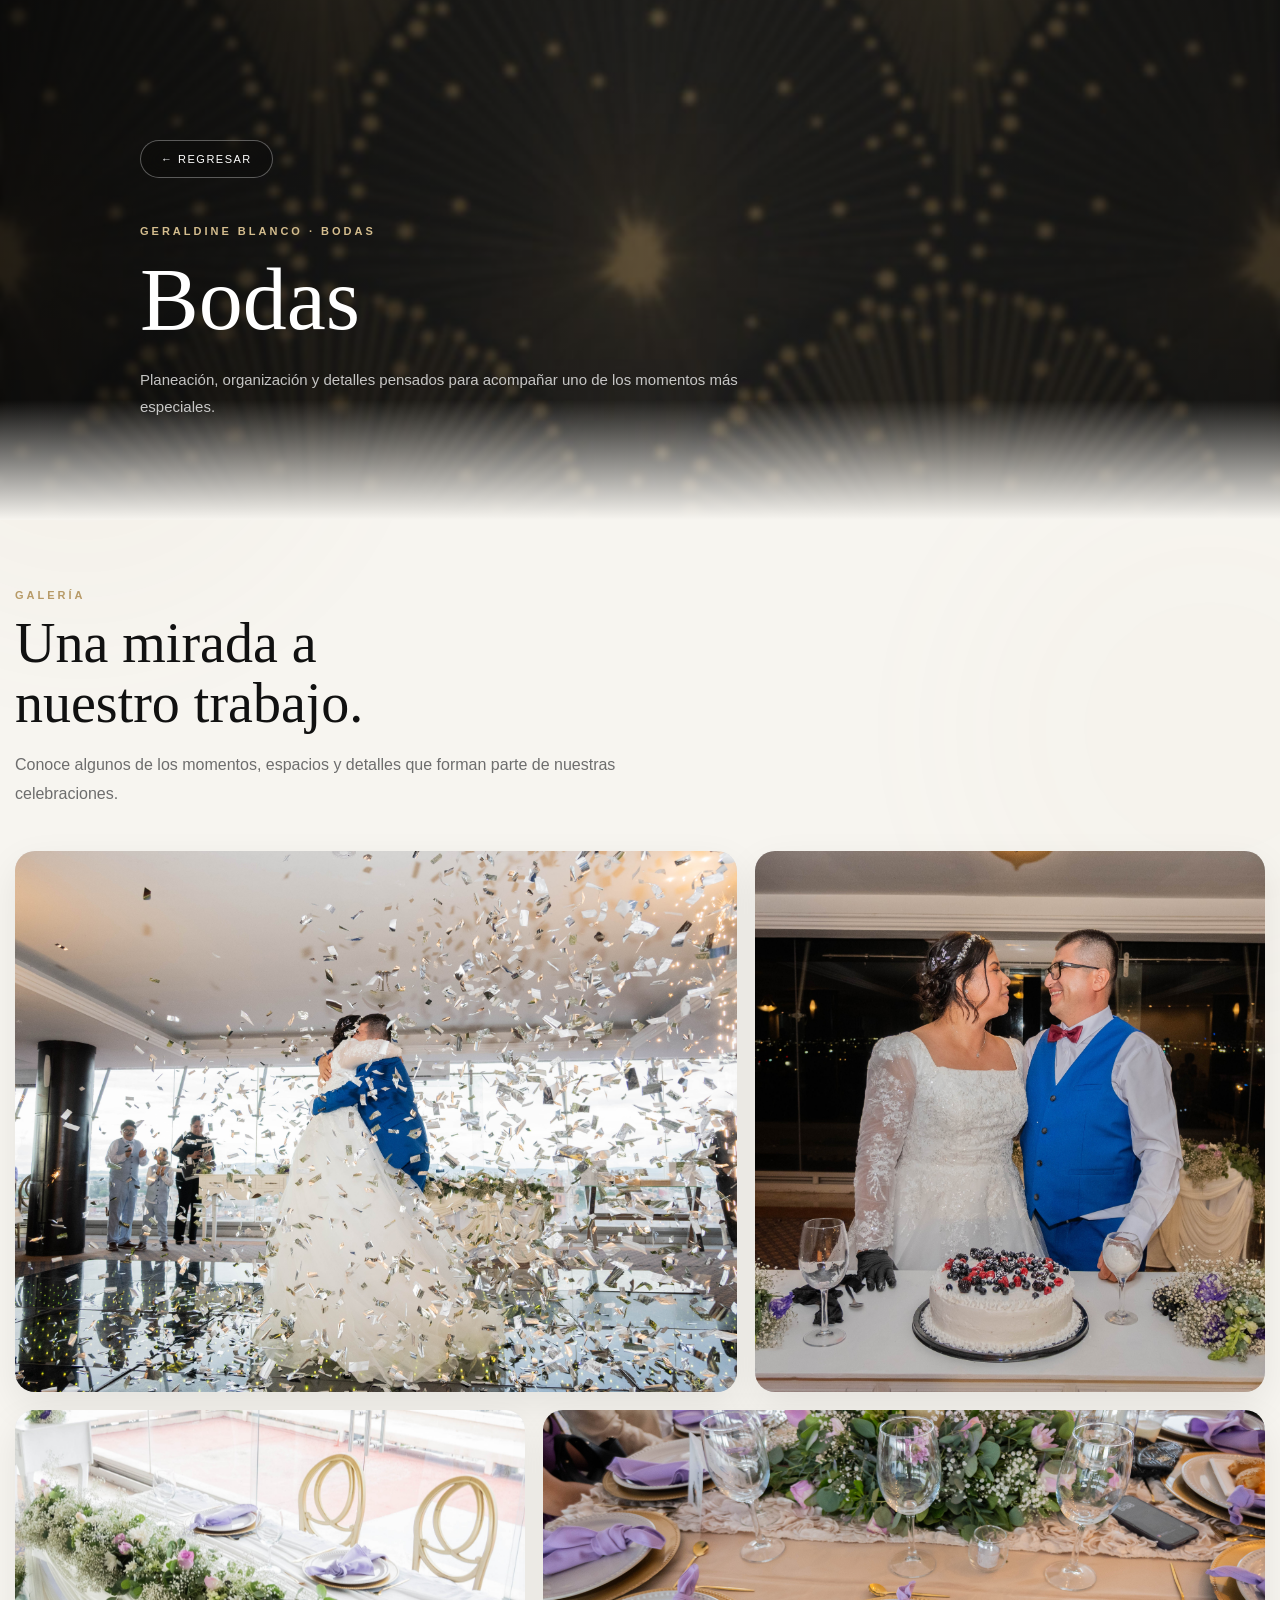
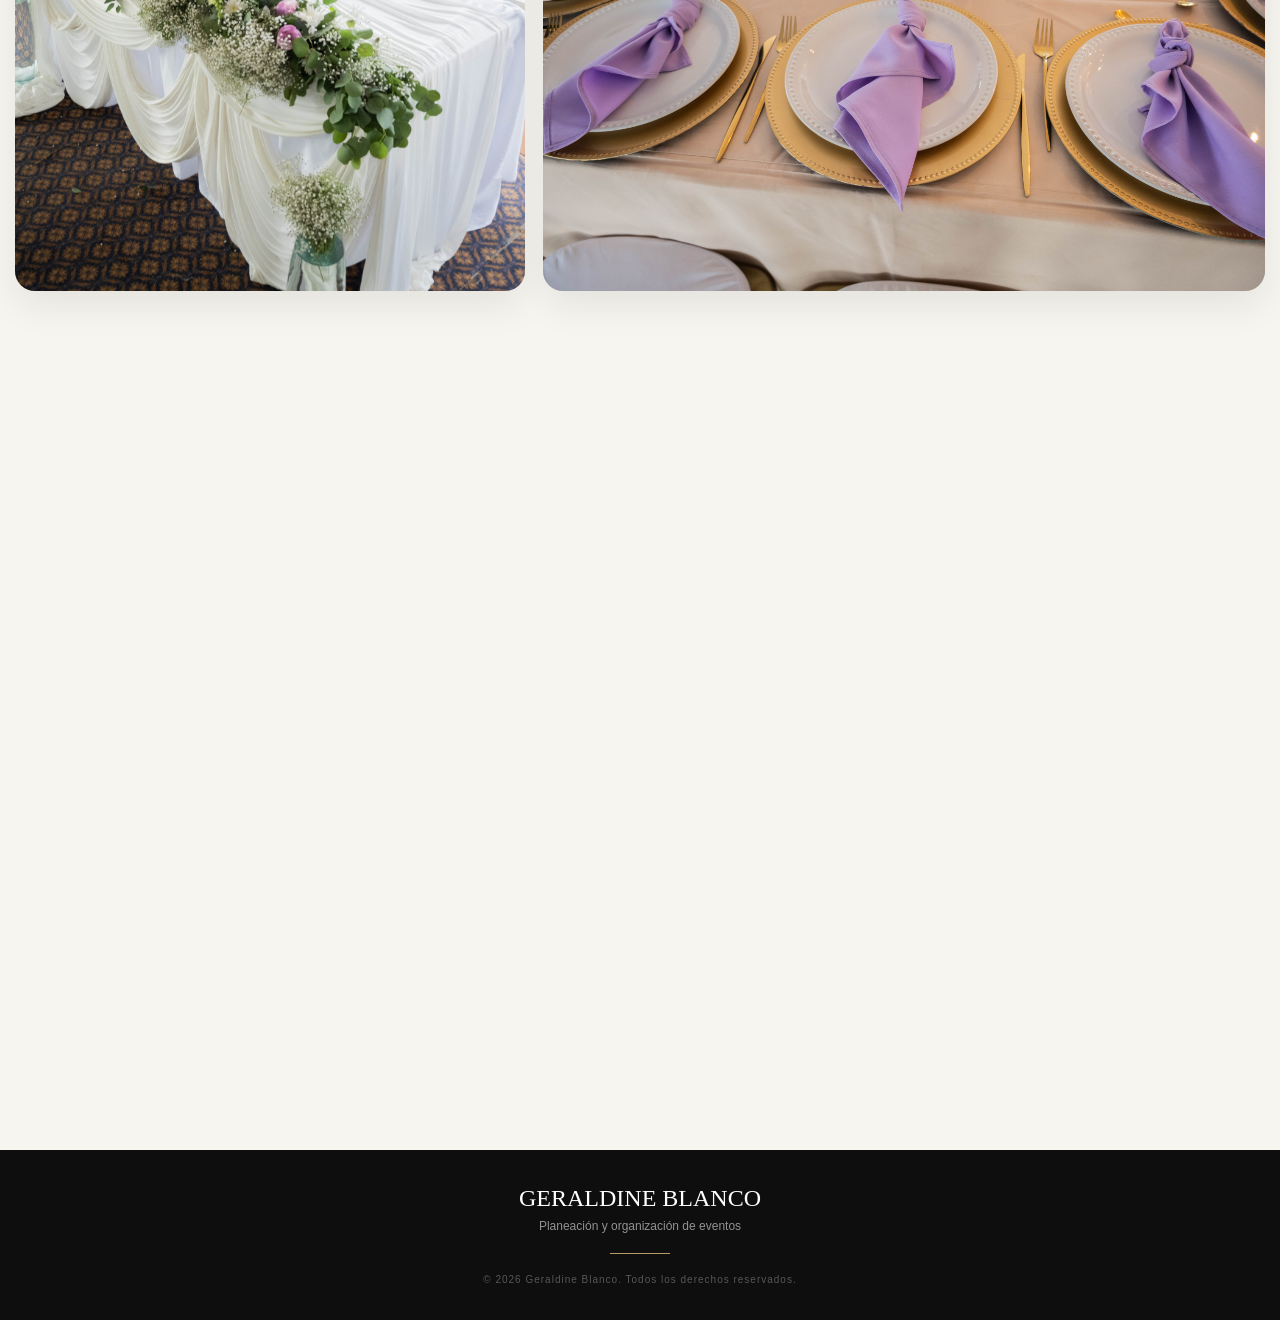
<file: bodas.html>
<!DOCTYPE html>
<html lang="es">
<head>
    <meta charset="UTF-8">
    <meta name="viewport" content="width=device-width, initial-scale=1.0">
    <title>Bodas | Geraldine Blanco</title>
    <link rel="stylesheet" href="style.css">
    <link rel="stylesheet" href="galeria.css">
</head>
<body class="gallery-page">

<header class="gallery-hero">
    <div class="gallery-hero-content">
        <a href="index.html#servicios" class="back-button">← Regresar</a>
        <span class="section-kicker">GERALDINE BLANCO · BODAS</span>
        <h1>Bodas</h1>
        <p>Planeación, organización y detalles pensados para acompañar uno de los momentos más especiales.</p>
    </div>
</header>

<main>
    <section class="gallery-section">
        <div class="gallery-heading reveal">
            <span class="section-kicker">Galería</span>
            <h2>Una mirada a<br>nuestro trabajo.</h2>
            <p>Conoce algunos de los momentos, espacios y detalles que forman parte de nuestras celebraciones.</p>
        </div>

        <div class="gallery-grid">
            <div class="gallery-item reveal"><img src="boda1.jpeg" alt="Boda" loading="lazy"></div>
            <div class="gallery-item reveal"><img src="boda2.jpg" alt="Detalles de boda" loading="lazy"></div>
            <div class="gallery-item reveal"><img src="bodaa.jpg" alt="Detalles de boda" loading="lazy"></div>
            <div class="gallery-item reveal"><img src="bodab.jpg" alt="Detalles de boda" loading="lazy"></div>
            <div class="gallery-item reveal"><img src="boda4.jpg" alt="Boda" loading="lazy"></div>
            <div class="gallery-item reveal"><img src="boda5.jpg" alt="Detalles de boda" loading="lazy"></div>
            <div class="gallery-item reveal"><img src="boda6.jpg" alt="Ambientación" loading="lazy"></div>
            <div class="gallery-item reveal"><img src="boda7.jpg" alt="Boda" loading="lazy"></div>
            <div class="gallery-item reveal"><img src="boda8.jpg" alt="Detalles de boda" loading="lazy"></div>
            <div class="gallery-item reveal"><img src="boda10.jpg" alt="Ambientación" loading="lazy"></div>
        </div>

        <div class="gallery-bottom reveal">
            <a href="index.html#servicios" class="back-button dark">← Volver a servicios</a>
        </div>
    </section>
</main>

<footer>
    <h3>GERALDINE BLANCO</h3>
    <p>Planeación y organización de eventos</p>
    <div class="footer-line"></div>
    <p class="footer-copy">© 2026 Geraldine Blanco. Todos los derechos reservados.</p>
</footer>

<script src="script.js"></script>
</body>
</html>
</file>
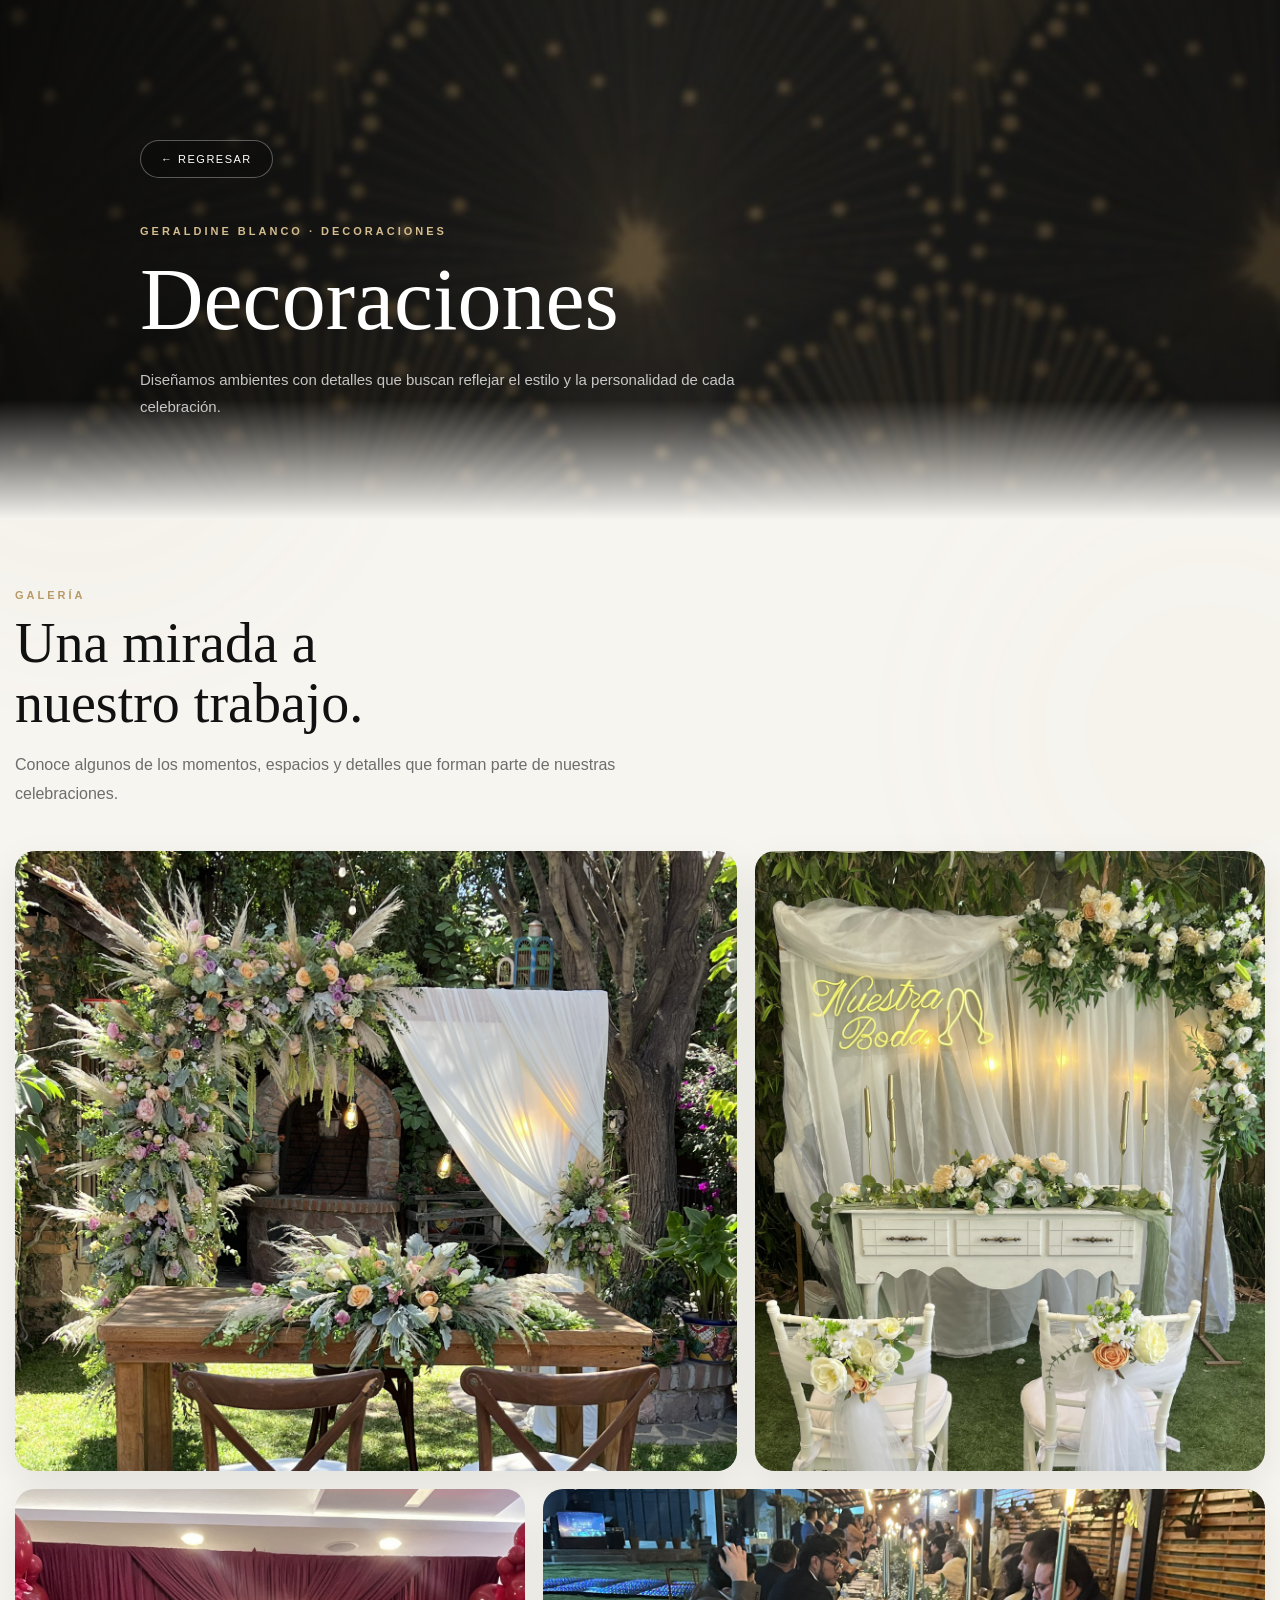
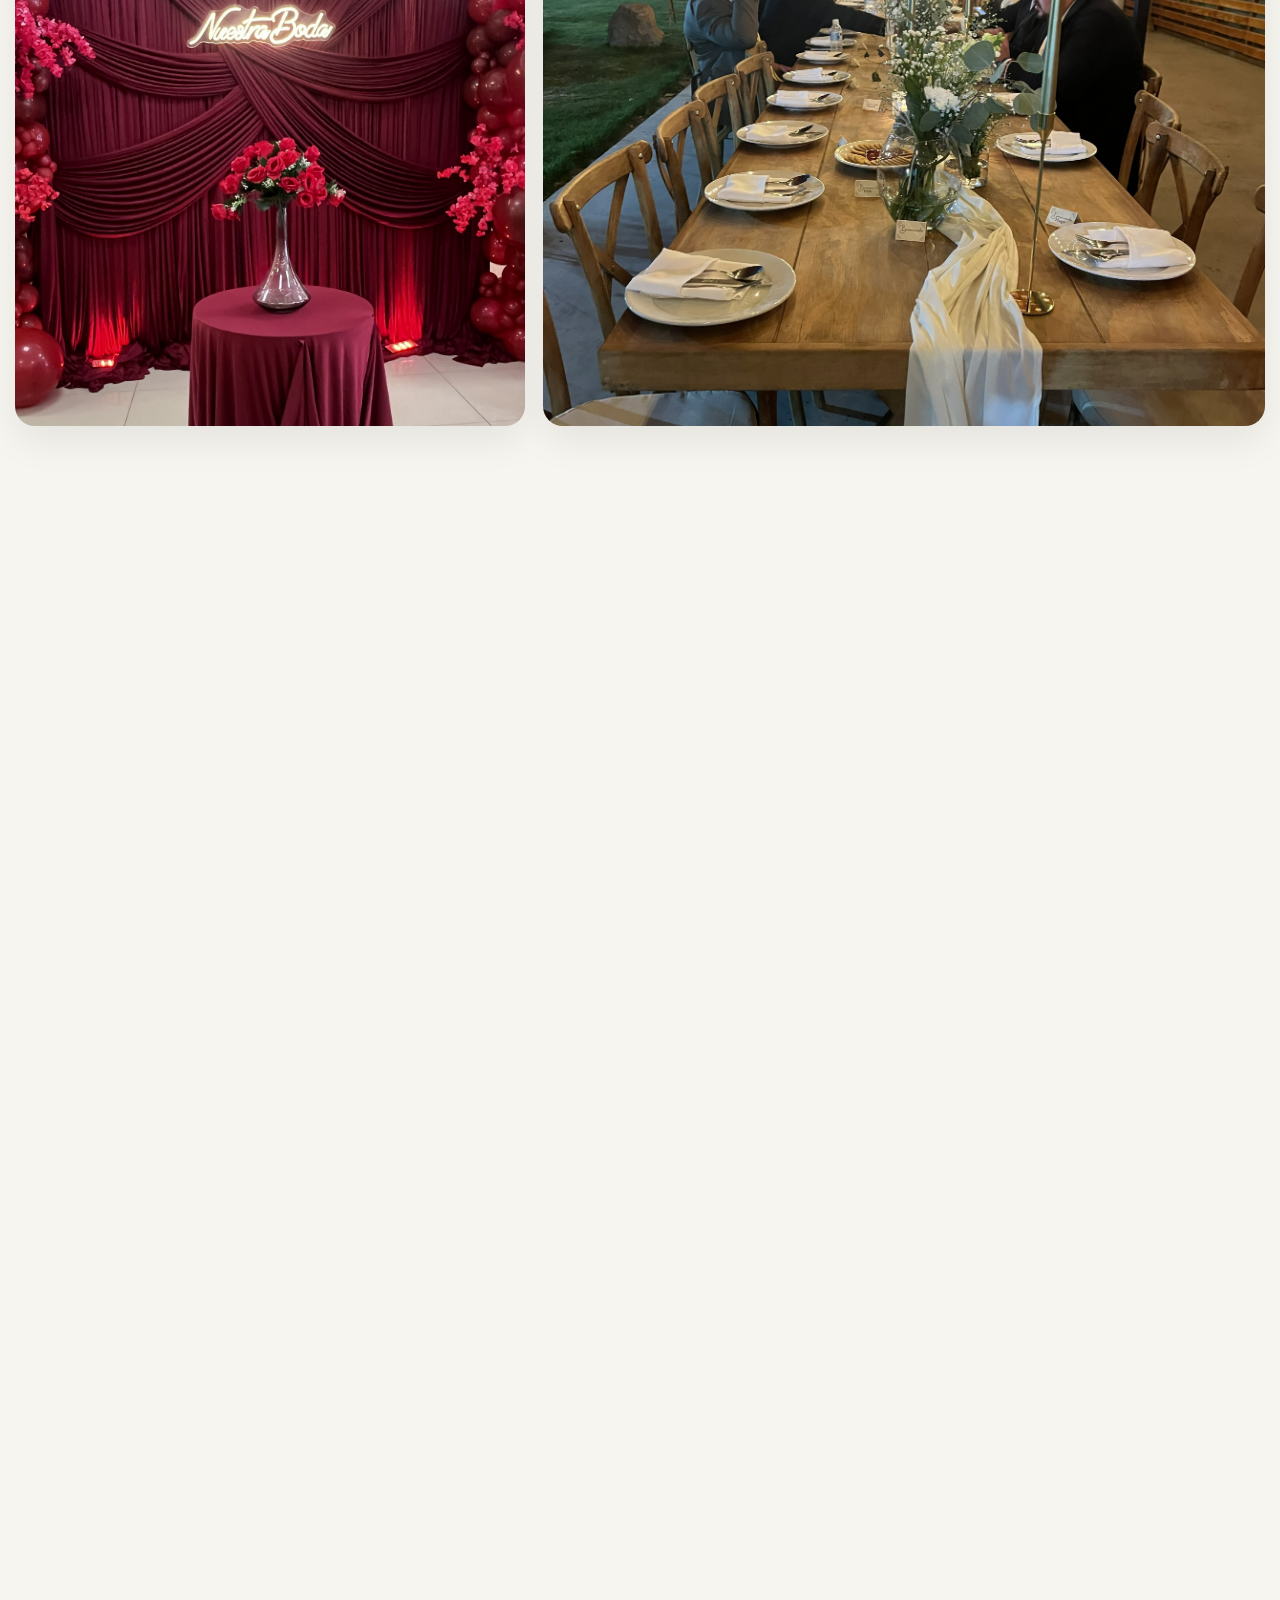
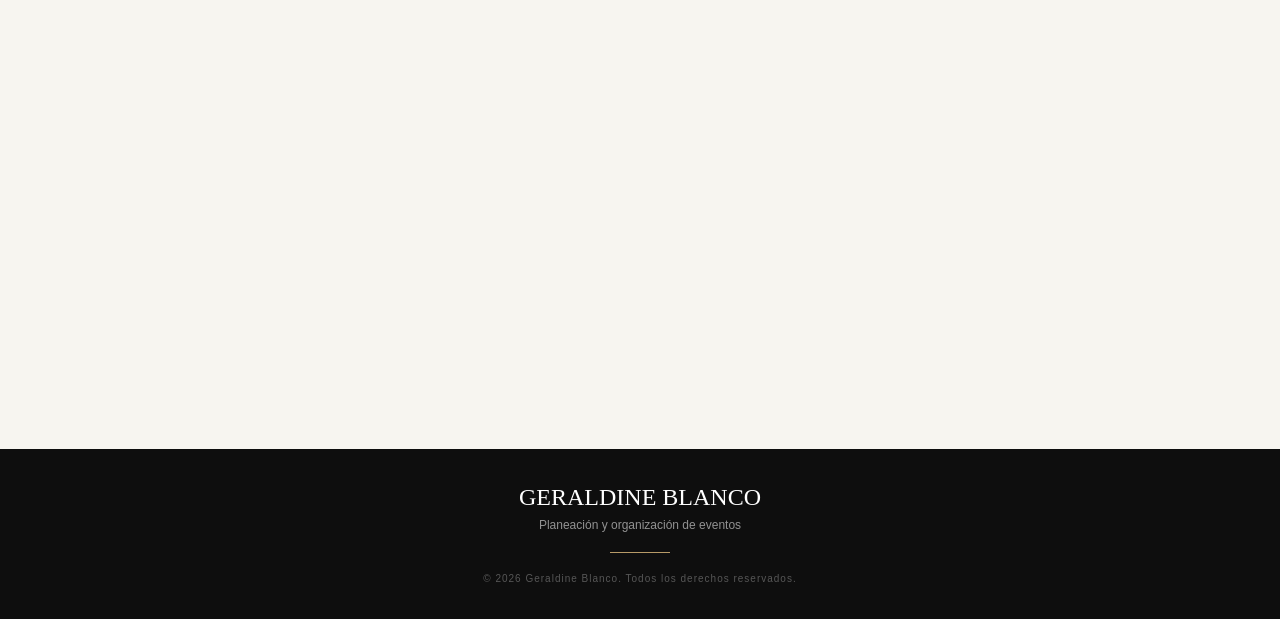
<file: decoraciones.html>
<!DOCTYPE html>
<html lang="es">
<head>
    <meta charset="UTF-8">
    <meta name="viewport" content="width=device-width, initial-scale=1.0">
    <title>Decoraciones | Geraldine Blanco</title>
    <link rel="stylesheet" href="style.css">
    <link rel="stylesheet" href="galeria.css">
</head>
<body class="gallery-page">

<header class="gallery-hero">
    <div class="gallery-hero-content">
        <a href="index.html#servicios" class="back-button">← Regresar</a>
        <span class="section-kicker">GERALDINE BLANCO · DECORACIONES</span>
        <h1>Decoraciones</h1>
        <p>Diseñamos ambientes con detalles que buscan reflejar el estilo y la personalidad de cada celebración.</p>
    </div>
</header>

<main>
    <section class="gallery-section">
        <div class="gallery-heading reveal">
            <span class="section-kicker">Galería</span>
            <h2>Una mirada a<br>nuestro trabajo.</h2>
            <p>Conoce algunos de los momentos, espacios y detalles que forman parte de nuestras celebraciones.</p>
        </div>

        <div class="gallery-grid">
            <div class="gallery-item reveal"><img src="deco1.jpg" alt="Decoración" loading="lazy"></div>
            <div class="gallery-item reveal"><img src="deco2.jpg" alt="Mesa de dulces" loading="lazy"></div>
            <div class="gallery-item reveal"><img src="deco3.jpg" alt="Detalles" loading="lazy"></div>
            <div class="gallery-item reveal"><img src="deco4.jpg" alt="Barras temáticas" loading="lazy"></div>
            <div class="gallery-item reveal"><img src="deco5.jpg" alt="Decoración" loading="lazy"></div>
            <div class="gallery-item reveal"><img src="deco6.jpg" alt="Mesa de dulces" loading="lazy"></div>
            <div class="gallery-item reveal"><img src="deco7.jpg" alt="Detalles" loading="lazy"></div>
            <div class="gallery-item reveal"><img src="deco8.jpg" alt="Barras temáticas" loading="lazy"></div>
            <div class="gallery-item reveal"><img src="deco12.jpg" alt="Decoración" loading="lazy"></div>
            <div class="gallery-item reveal"><img src="deco9.jpg" alt="Mesa de dulces" loading="lazy"></div>
            <div class="gallery-item reveal"><img src="deco10.jpg" alt="Detalles" loading="lazy"></div>
            <div class="gallery-item reveal"><img src="deco11.jpg" alt="Barras temáticas" loading="lazy"></div>
            <div class="gallery-item reveal"><img src="deco13.jpg" alt="Decoración" loading="lazy"></div>
            <div class="gallery-item reveal"><img src="deco14.jpg" alt="Mesa de dulces" loading="lazy"></div>
            <div class="gallery-item reveal"><img src="deco15.jpg" alt="Detalles" loading="lazy"></div>
        </div>

        <div class="gallery-bottom reveal">
            <a href="index.html#servicios" class="back-button dark">← Volver a servicios</a>
        </div>
    </section>
</main>

<footer>
    <h3>GERALDINE BLANCO</h3>
    <p>Planeación y organización de eventos</p>
    <div class="footer-line"></div>
    <p class="footer-copy">© 2026 Geraldine Blanco. Todos los derechos reservados.</p>
</footer>

<script src="script.js"></script>
</body>
</html>
</file>
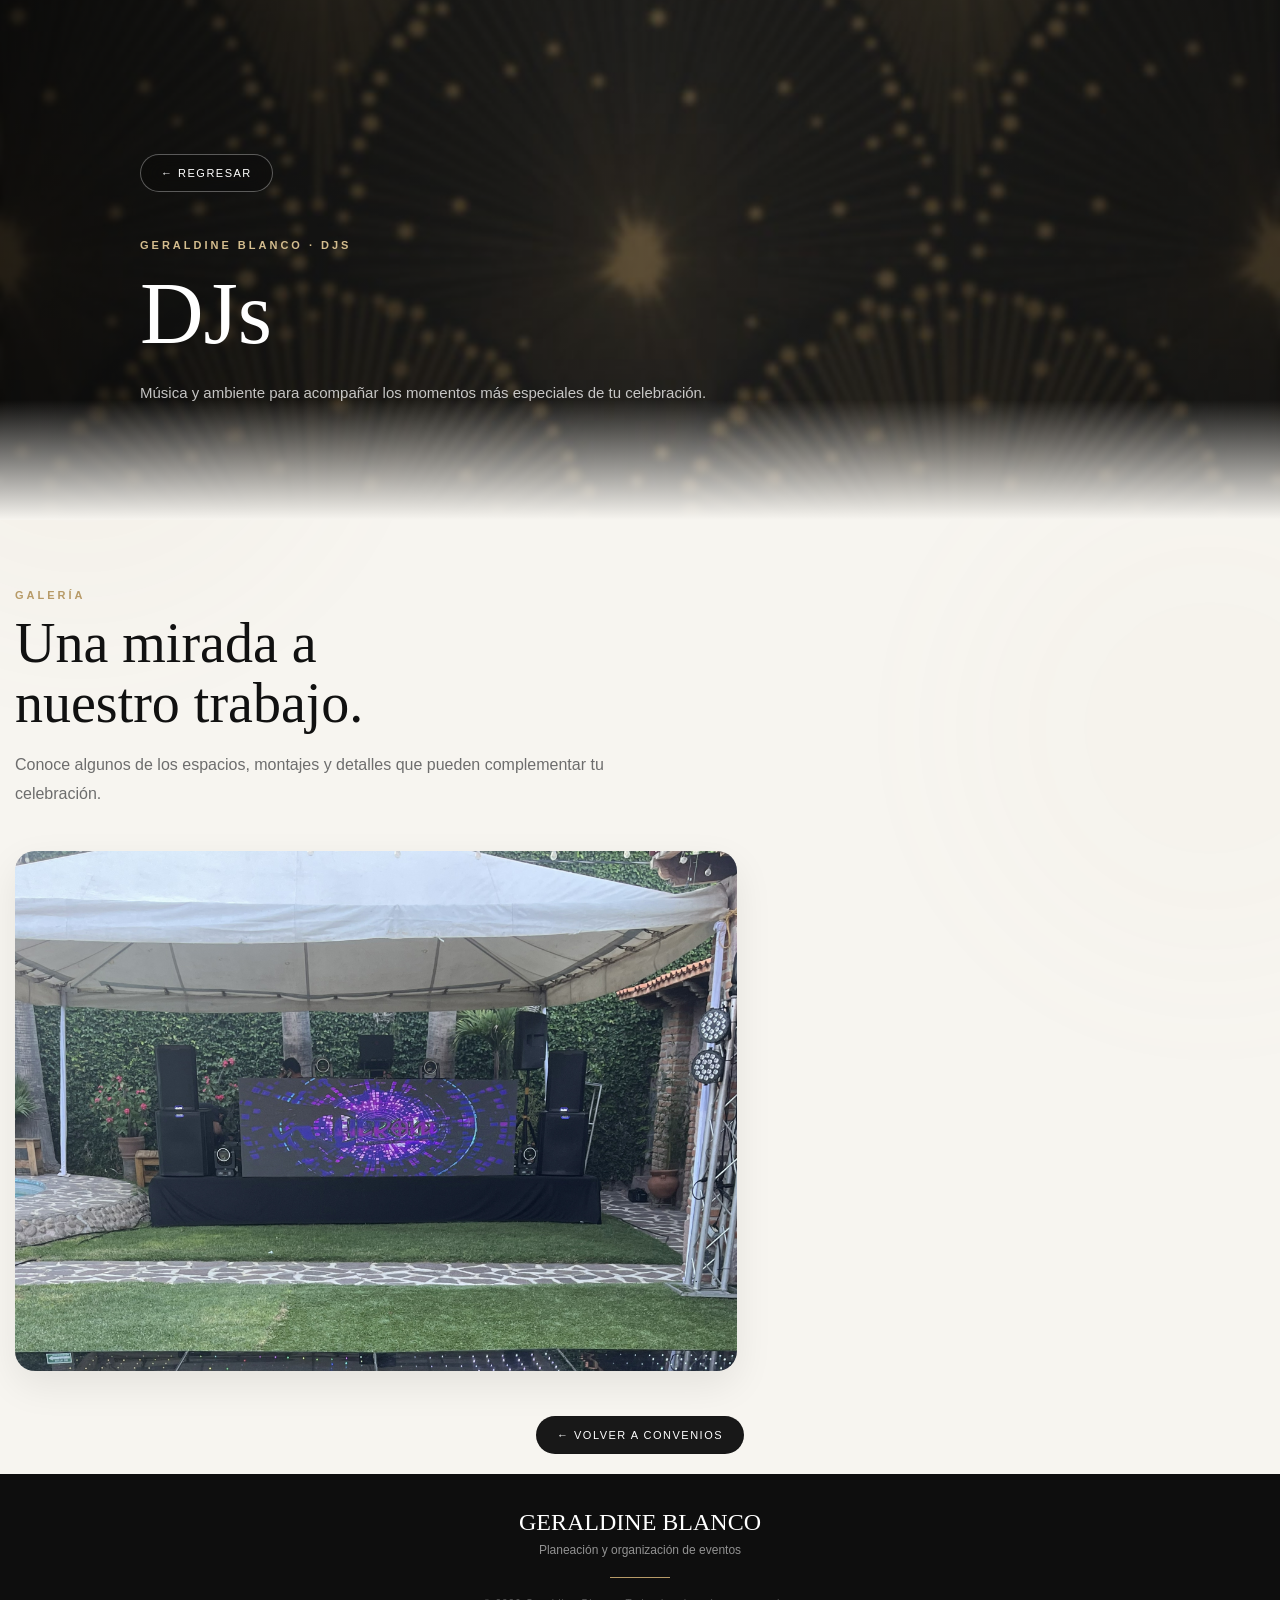
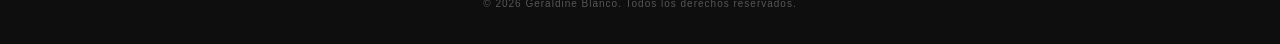
<file: djs.html>
<!DOCTYPE html>
<html lang="es">
<head>
    <meta charset="UTF-8">
    <meta name="viewport" content="width=device-width, initial-scale=1.0">
    <title>DJs | Geraldine Blanco</title>
    <link rel="stylesheet" href="style.css">
    <link rel="stylesheet" href="galeria.css">
</head>
<body class="gallery-page">

<header class="gallery-hero">
    <div class="gallery-hero-content">
        <a href="index.html#convenios" class="back-button">← Regresar</a>
        <span class="section-kicker">GERALDINE BLANCO · DJS</span>
        <h1>DJs</h1>
        <p>Música y ambiente para acompañar los momentos más especiales de tu celebración.</p>
    </div>
</header>

<main>
    <section class="gallery-section">
        <div class="gallery-heading reveal">
            <span class="section-kicker">Galería</span>
            <h2>Una mirada a<br>nuestro trabajo.</h2>
            <p>Conoce algunos de los espacios, montajes y detalles que pueden complementar tu celebración.</p>
        </div>

        <div class="gallery-grid">
            <div class="gallery-item reveal"><img src="dj.jpg" alt="DJ para eventos" loading="lazy"></div>
            
        </div>

        <div class="gallery-bottom reveal">
            <a href="index.html#convenios" class="back-button dark">← Volver a convenios</a>
        </div>
    </section>
</main>

<footer>
    <h3>GERALDINE BLANCO</h3>
    <p>Planeación y organización de eventos</p>
    <div class="footer-line"></div>
    <p class="footer-copy">© 2026 Geraldine Blanco. Todos los derechos reservados.</p>
</footer>

<script src="script.js"></script>
</body>
</html>
</file>
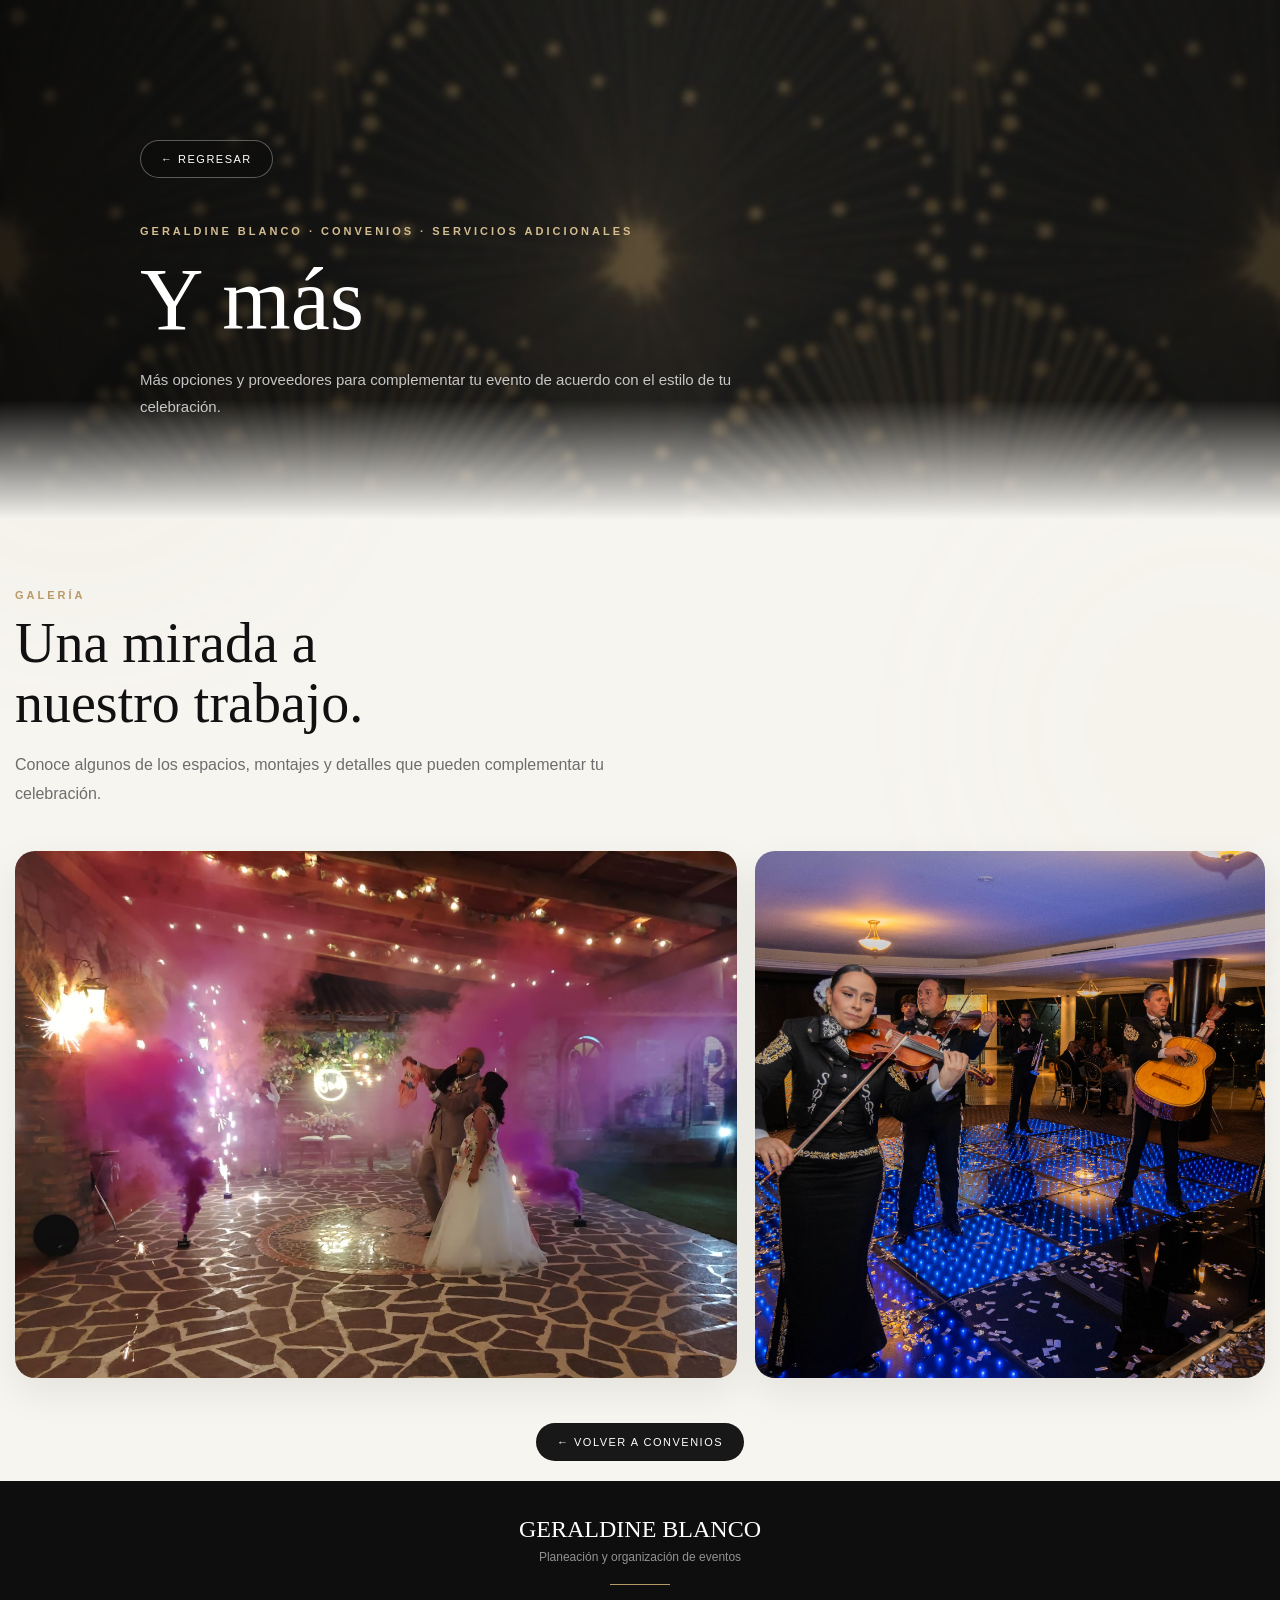
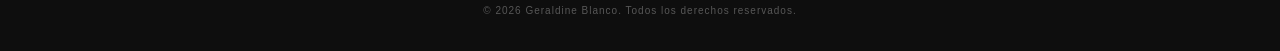
<file: mas-convenios.html>
<!DOCTYPE html>
<html lang="es">
<head>
    <meta charset="UTF-8">
    <meta name="viewport" content="width=device-width, initial-scale=1.0">
    <title>Y más | Geraldine Blanco</title>
    <link rel="stylesheet" href="style.css">
    <link rel="stylesheet" href="galeria.css">
</head>
<body class="gallery-page">

<header class="gallery-hero">
    <div class="gallery-hero-content">
        <a href="index.html#convenios" class="back-button">← Regresar</a>
        <span class="section-kicker">GERALDINE BLANCO · CONVENIOS · SERVICIOS ADICIONALES</span>
        <h1>Y más</h1>
        <p>Más opciones y proveedores para complementar tu evento de acuerdo con el estilo de tu celebración.</p>
    </div>
</header>

<main>
    <section class="gallery-section">
        <div class="gallery-heading reveal">
            <span class="section-kicker">Galería</span>
            <h2>Una mirada a<br>nuestro trabajo.</h2>
            <p>Conoce algunos de los espacios, montajes y detalles que pueden complementar tu celebración.</p>
        </div>

        <div class="gallery-grid">
            <div class="gallery-item reveal"><img src="mas.jpg" alt="Servicios adicionales" loading="lazy"></div>
            <div class="gallery-item reveal"><img src="extra1.jpg" alt="Servicios adicionales" loading="lazy"></div>
        </div>

        <div class="gallery-bottom reveal">
            <a href="index.html#convenios" class="back-button dark">← Volver a convenios</a>
        </div>
    </section>
</main>

<footer>
    <h3>GERALDINE BLANCO</h3>
    <p>Planeación y organización de eventos</p>
    <div class="footer-line"></div>
    <p class="footer-copy">© 2026 Geraldine Blanco. Todos los derechos reservados.</p>
</footer>

<script src="script.js"></script>
</body>
</html>
</file>
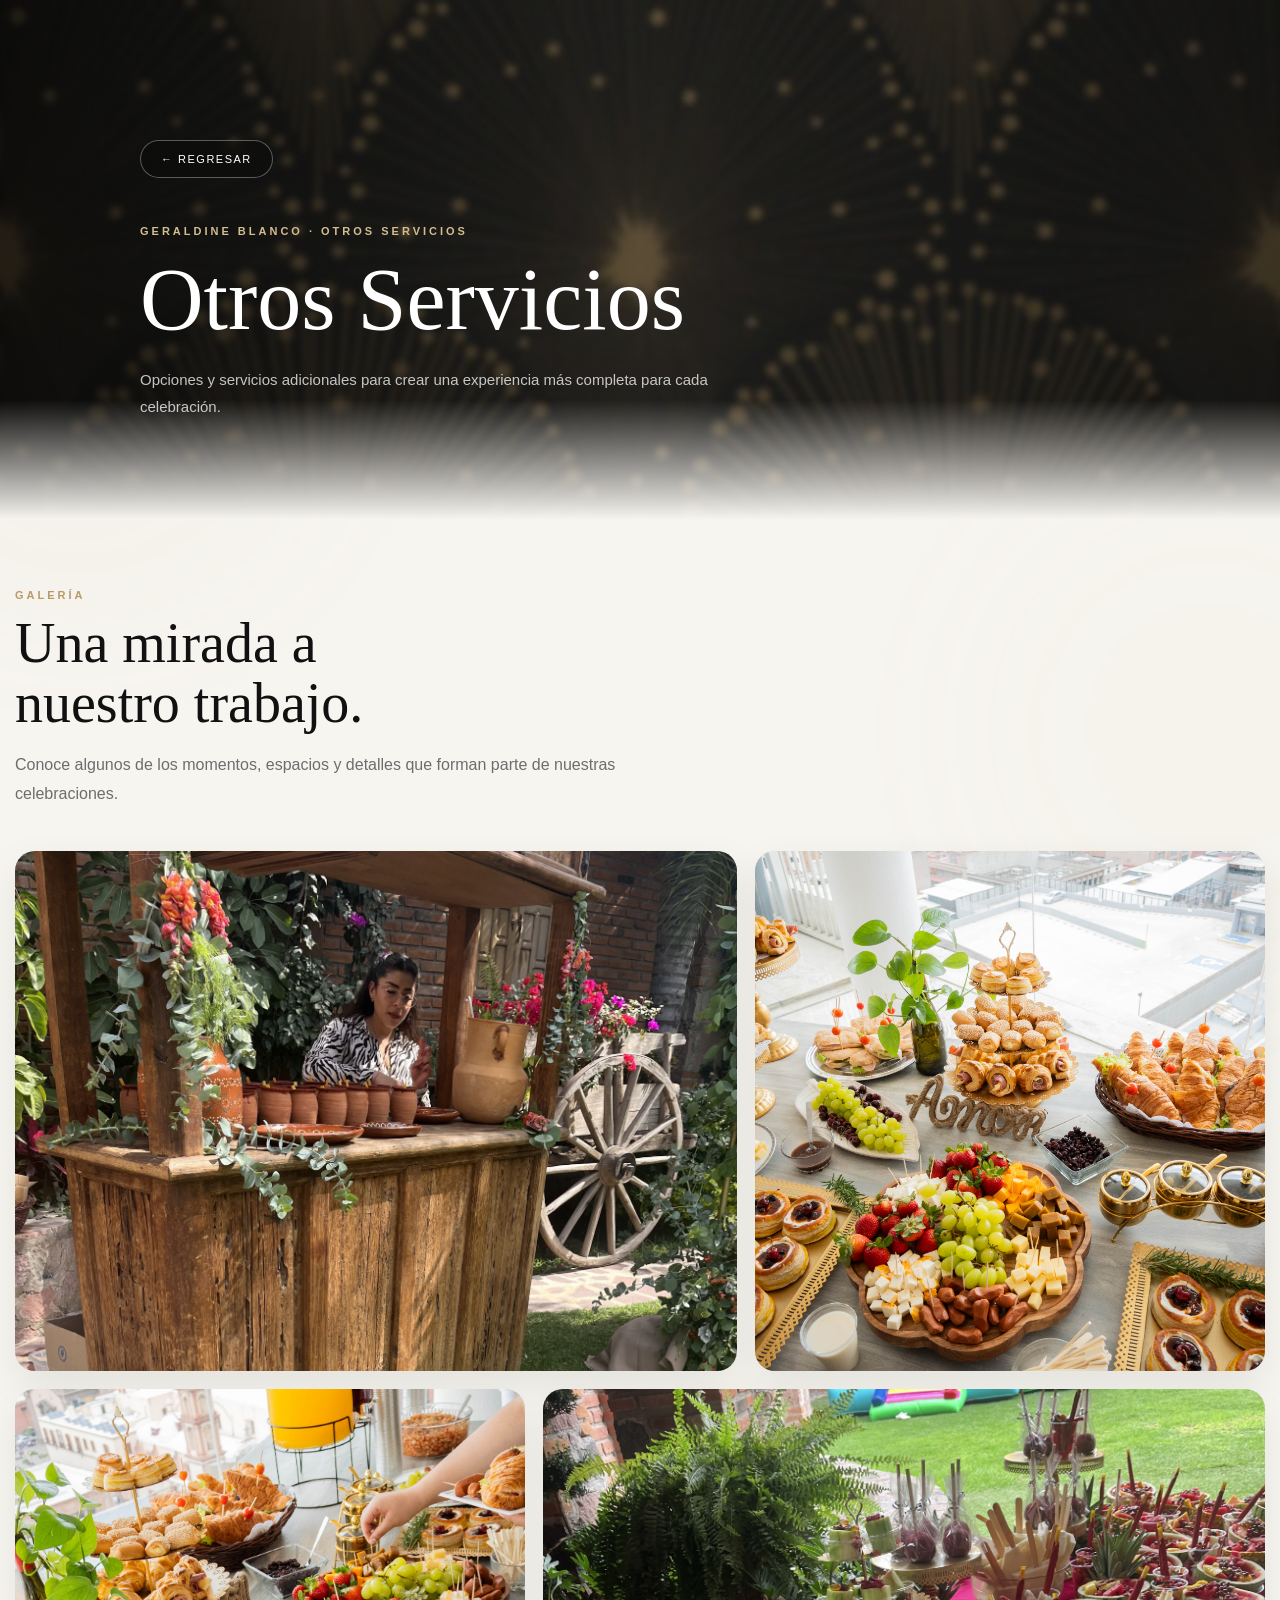
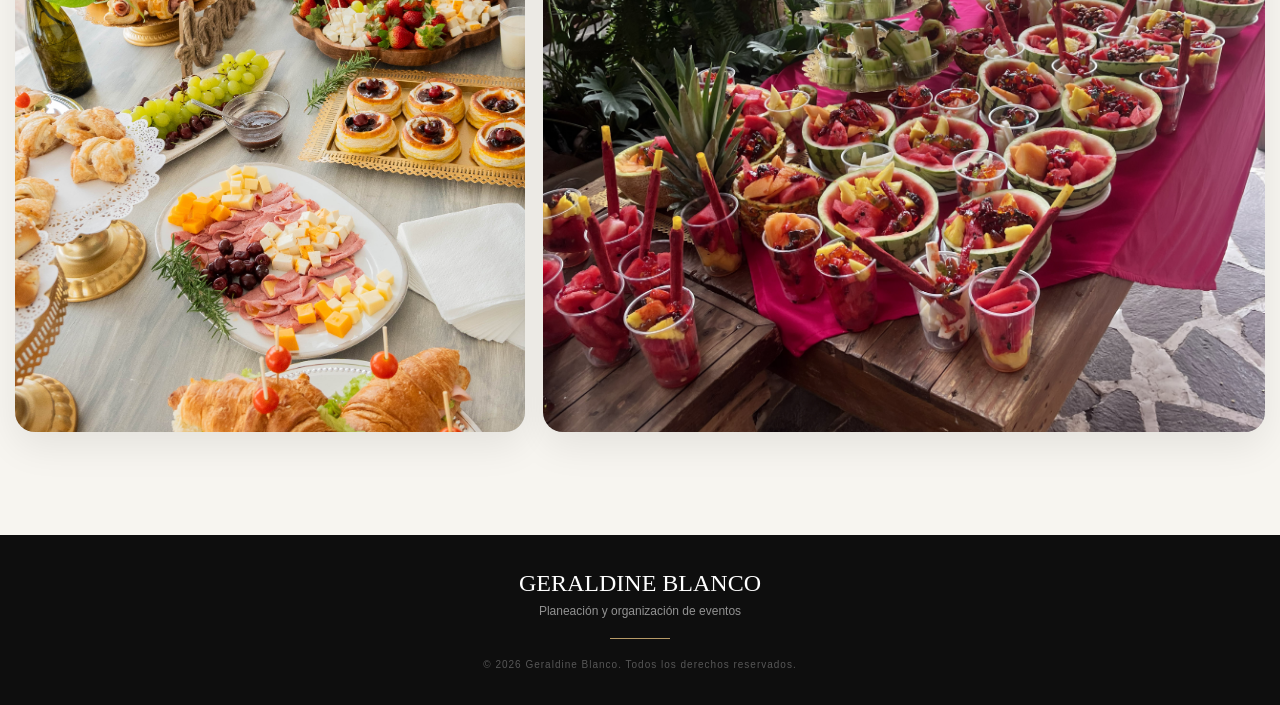
<file: otros-servicios.html>
<!DOCTYPE html>
<html lang="es">
<head>
    <meta charset="UTF-8">
    <meta name="viewport" content="width=device-width, initial-scale=1.0">
    <title>Otros Servicios | Geraldine Blanco</title>
    <link rel="stylesheet" href="style.css">
    <link rel="stylesheet" href="galeria.css">
</head>
<body class="gallery-page">

<header class="gallery-hero">
    <div class="gallery-hero-content">
        <a href="index.html#servicios" class="back-button">← Regresar</a>
        <span class="section-kicker">GERALDINE BLANCO · OTROS SERVICIOS</span>
        <h1>Otros Servicios</h1>
        <p>Opciones y servicios adicionales para crear una experiencia más completa para cada celebración.</p>
    </div>
</header>

<main>
    <section class="gallery-section">
        <div class="gallery-heading reveal">
            <span class="section-kicker">Galería</span>
            <h2>Una mirada a<br>nuestro trabajo.</h2>
            <p>Conoce algunos de los momentos, espacios y detalles que forman parte de nuestras celebraciones.</p>
        </div>

        <div class="gallery-grid">
            <div class="gallery-item reveal"><img src="img1.jpg" alt="Cantaritos" loading="lazy"></div>
            <div class="gallery-item reveal"><img src="otros1.jpg" loading="lazy"></div>
            <div class="gallery-item reveal"><img src="otros2.jpg"  loading="lazy"></div>
            <div class="gallery-item reveal"><img src="otros3.jpg" alt="Barras" loading="lazy"></div>
        </div>

        <div class="gallery-bottom reveal">
            <a href="index.html#servicios" class="back-button dark">← Volver a servicios</a>
        </div>
    </section>
</main>

<footer>
    <h3>GERALDINE BLANCO</h3>
    <p>Planeación y organización de eventos</p>
    <div class="footer-line"></div>
    <p class="footer-copy">© 2026 Geraldine Blanco. Todos los derechos reservados.</p>
</footer>

<script src="script.js"></script>
</body>
</html>
</file>
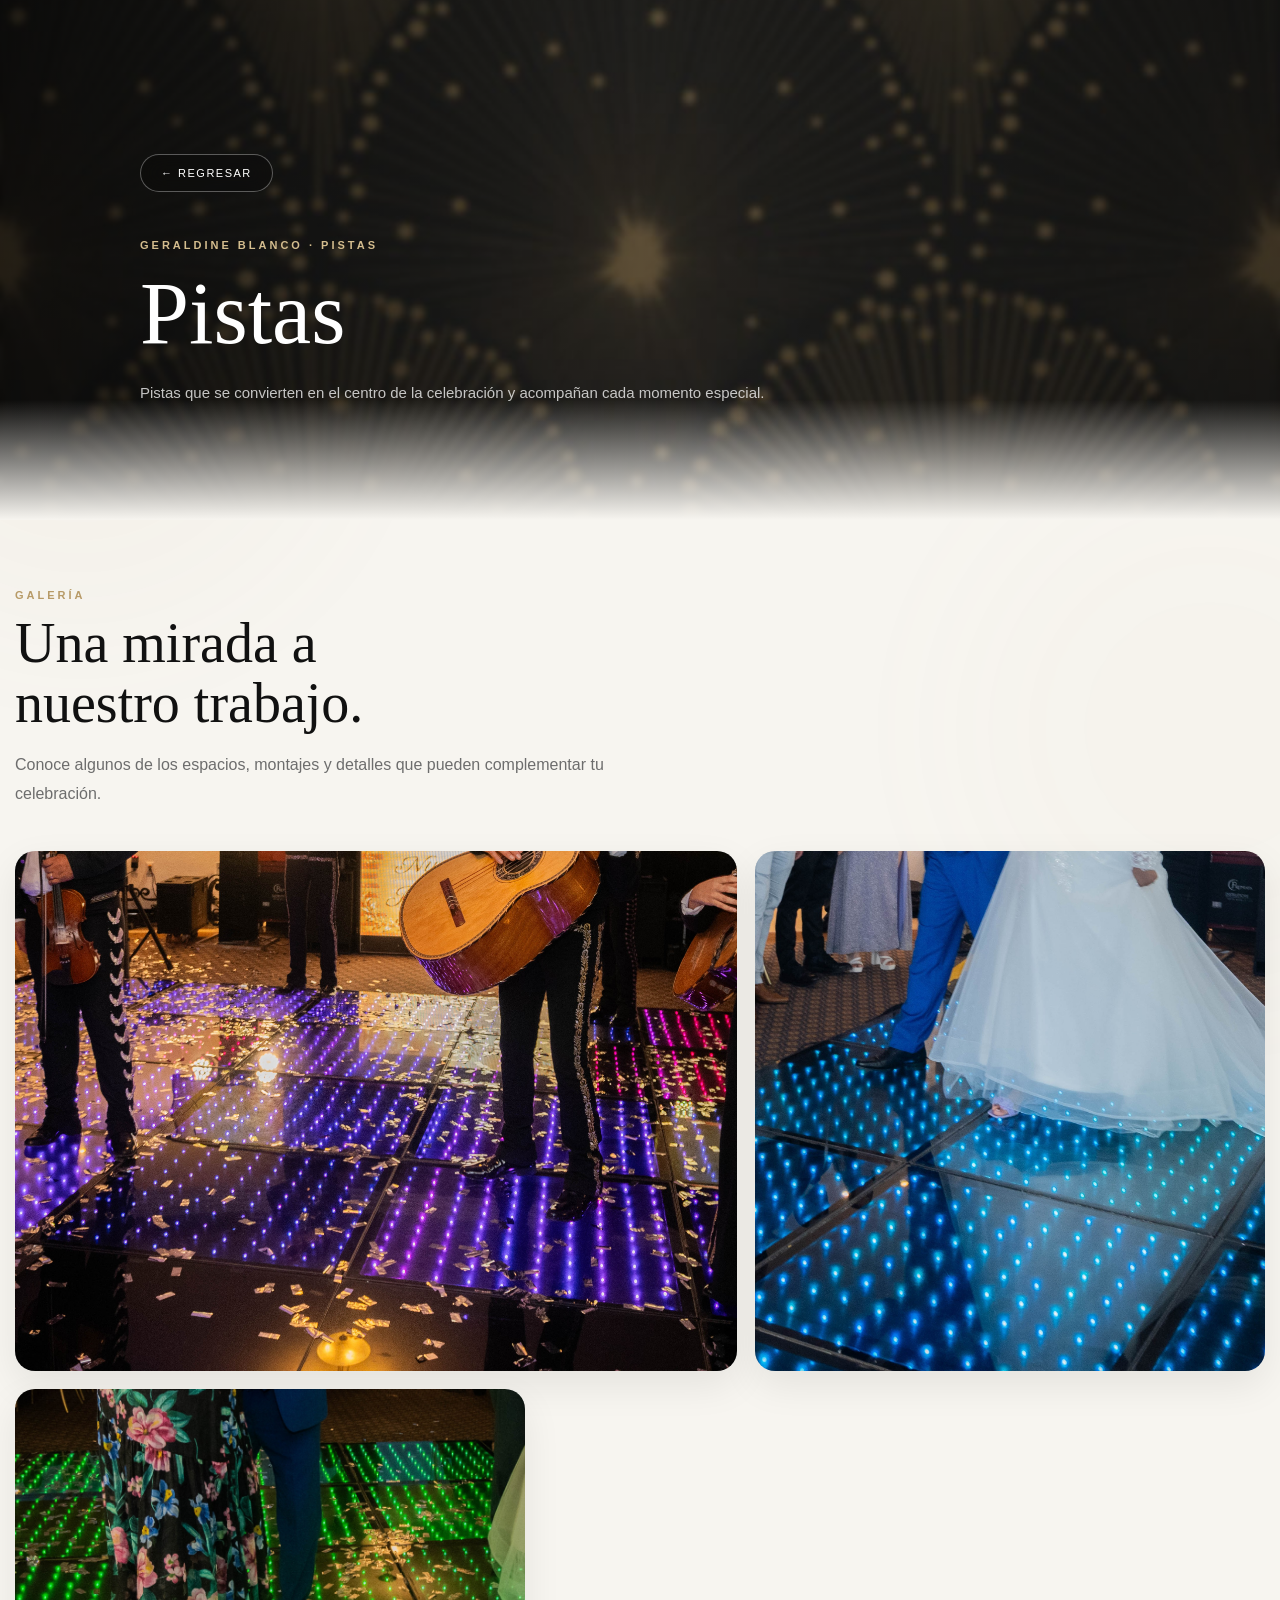
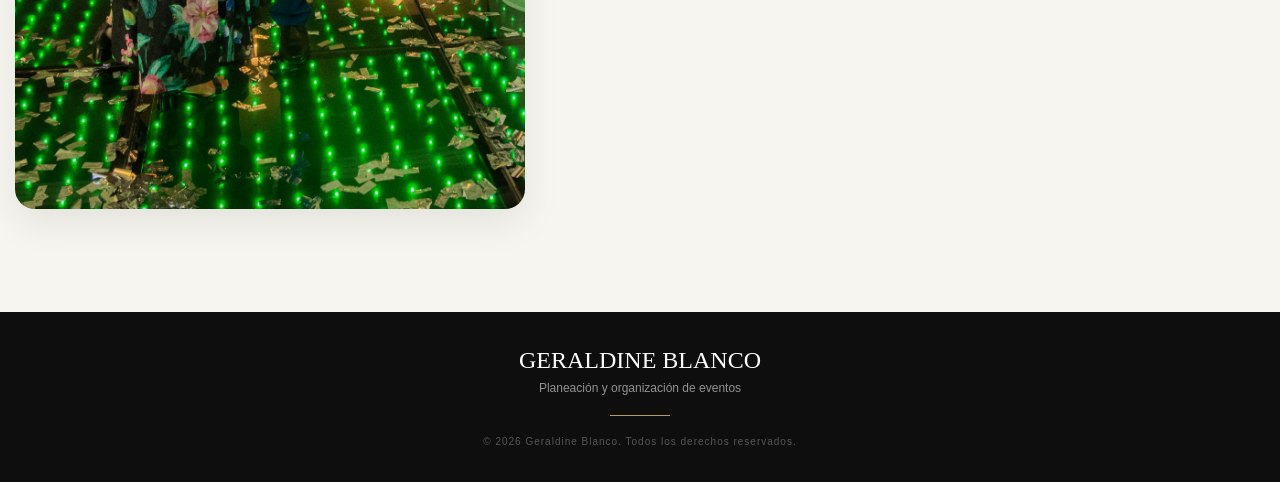
<file: pistas.html>
<!DOCTYPE html>
<html lang="es">
<head>
    <meta charset="UTF-8">
    <meta name="viewport" content="width=device-width, initial-scale=1.0">
    <title>Pistas | Geraldine Blanco</title>
    <link rel="stylesheet" href="style.css">
    <link rel="stylesheet" href="galeria.css">
</head>
<body class="gallery-page">

<header class="gallery-hero">
    <div class="gallery-hero-content">
        <a href="index.html#convenios" class="back-button">← Regresar</a>
        <span class="section-kicker">GERALDINE BLANCO · PISTAS</span>
        <h1>Pistas</h1>
        <p>Pistas que se convierten en el centro de la celebración y acompañan cada momento especial.</p>
    </div>
</header>

<main>
    <section class="gallery-section">
        <div class="gallery-heading reveal">
            <span class="section-kicker">Galería</span>
            <h2>Una mirada a<br>nuestro trabajo.</h2>
            <p>Conoce algunos de los espacios, montajes y detalles que pueden complementar tu celebración.</p>
        </div>

        <div class="gallery-grid">
            <div class="gallery-item reveal"><img src="pista.jpg" alt="Pista para eventos" loading="lazy"></div>
            <div class="gallery-item reveal"><img src="pista1.jpg" alt="Ambiente de celebración" loading="lazy"></div>
            <div class="gallery-item reveal"><img src="pista2.jpg" alt="Detalles de ambientación" loading="lazy"></div>
        </div>

        <div class="gallery-bottom reveal">
            <a href="index.html#convenios" class="back-button dark">← Volver a convenios</a>
        </div>
    </section>
</main>

<footer>
    <h3>GERALDINE BLANCO</h3>
    <p>Planeación y organización de eventos</p>
    <div class="footer-line"></div>
    <p class="footer-copy">© 2026 Geraldine Blanco. Todos los derechos reservados.</p>
</footer>

<script src="script.js"></script>
</body>
</html>
</file>
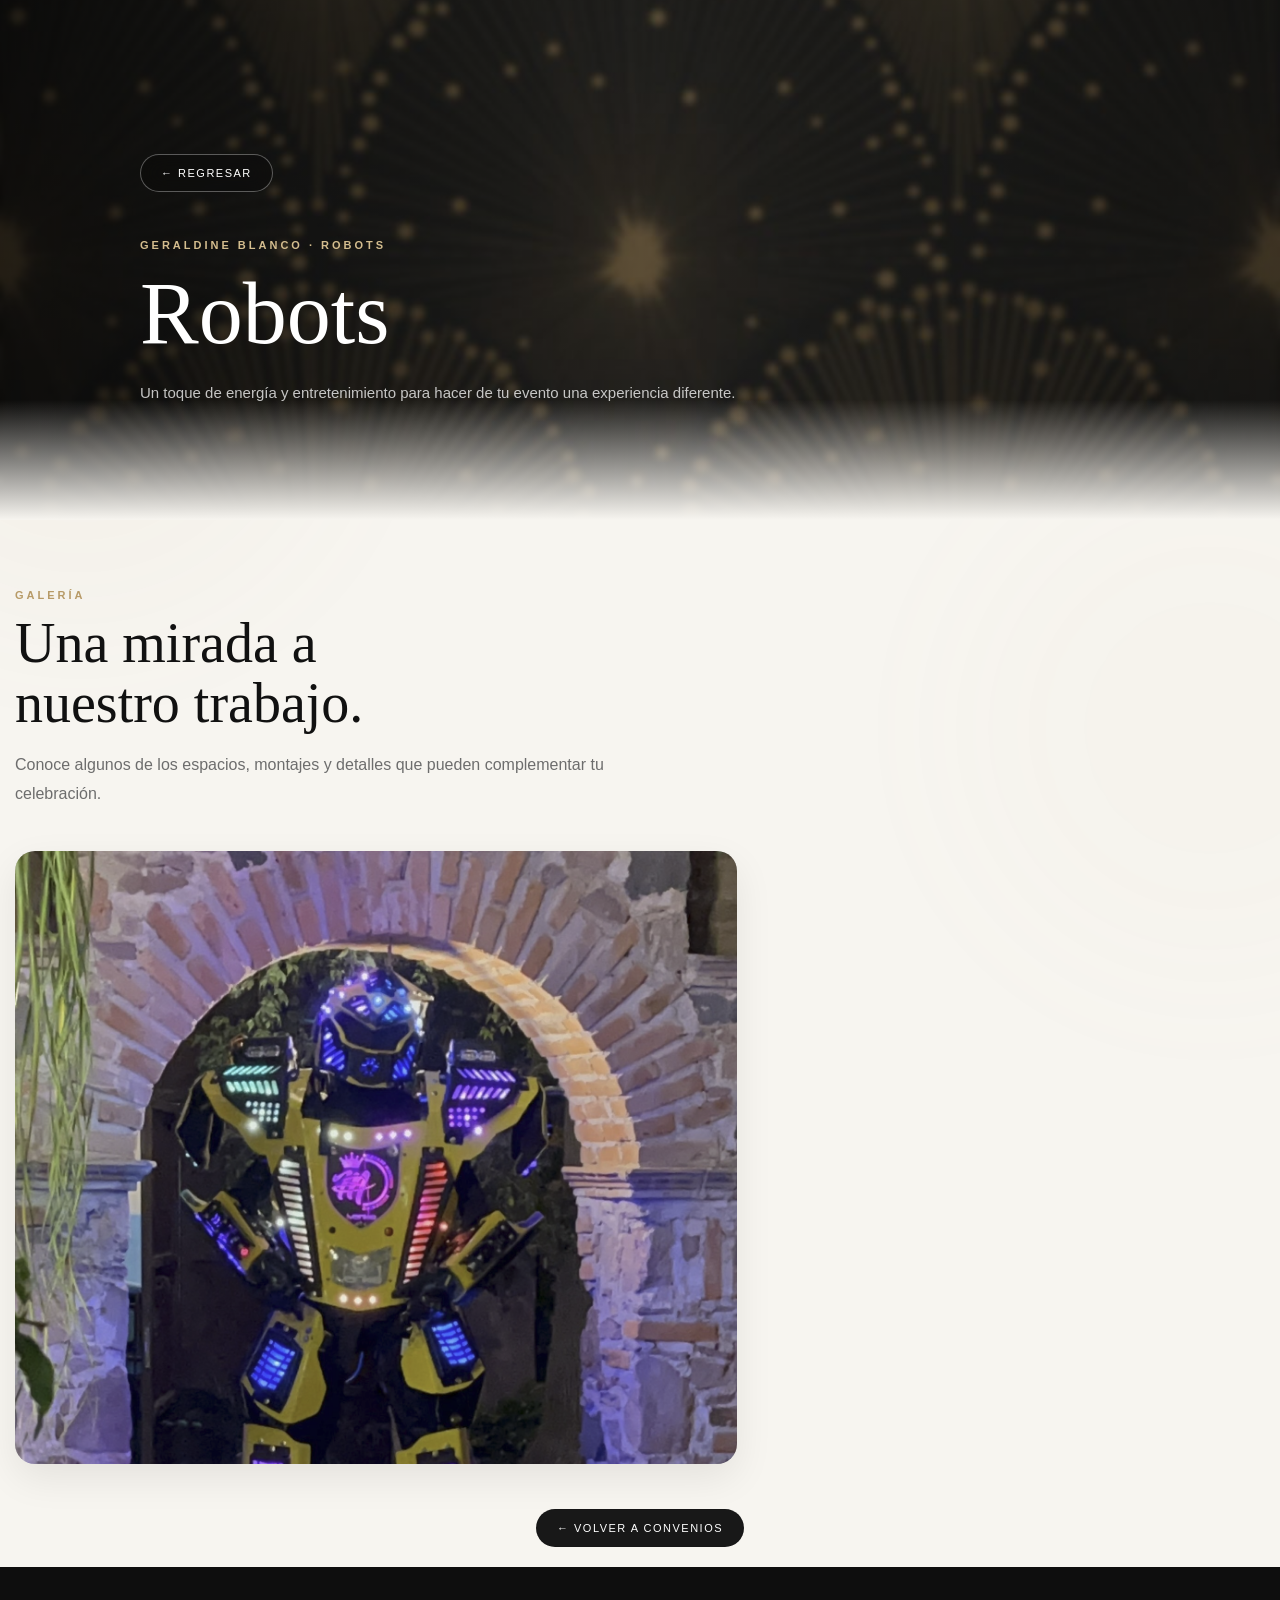
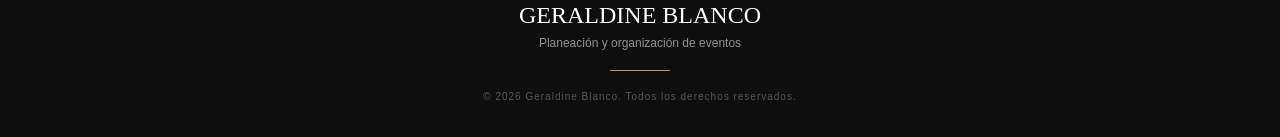
<file: robots.html>
<!DOCTYPE html>
<html lang="es">
<head>
    <meta charset="UTF-8">
    <meta name="viewport" content="width=device-width, initial-scale=1.0">
    <title>Robots | Geraldine Blanco</title>
    <link rel="stylesheet" href="style.css">
    <link rel="stylesheet" href="galeria.css">
</head>
<body class="gallery-page">

<header class="gallery-hero">
    <div class="gallery-hero-content">
        <a href="index.html#convenios" class="back-button">← Regresar</a>
        <span class="section-kicker">GERALDINE BLANCO · ROBOTS</span>
        <h1>Robots</h1>
        <p>Un toque de energía y entretenimiento para hacer de tu evento una experiencia diferente.</p>
    </div>
</header>

<main>
    <section class="gallery-section">
        <div class="gallery-heading reveal">
            <span class="section-kicker">Galería</span>
            <h2>Una mirada a<br>nuestro trabajo.</h2>
            <p>Conoce algunos de los espacios, montajes y detalles que pueden complementar tu celebración.</p>
        </div>

        <div class="gallery-grid">
            <div class="gallery-item reveal"><img src="robot2.png" alt="Robot para eventos" loading="lazy"></div>
            
        </div>

        <div class="gallery-bottom reveal">
            <a href="index.html#convenios" class="back-button dark">← Volver a convenios</a>
        </div>
    </section>
</main>

<footer>
    <h3>GERALDINE BLANCO</h3>
    <p>Planeación y organización de eventos</p>
    <div class="footer-line"></div>
    <p class="footer-copy">© 2026 Geraldine Blanco. Todos los derechos reservados.</p>
</footer>

<script src="script.js"></script>
</body>
</html>
</file>
<file: style.css>
/* Configuración general */

:root {
    --black: #111111;
    --dark: #181818;
    --cream: #f7f5f0;
    --white: #ffffff;
    --gold: #b79a67;
    --gold-light: #d4bd8e;
    --gray: #6d6d6d;
    --line: rgba(183, 154, 103, 0.35);
    --shadow: 0 18px 50px rgba(0, 0, 0, 0.08);
}

* {
    margin: 0;
    padding: 0;
    box-sizing: border-box;
}

html {
    scroll-behavior: smooth;
}

body {
    font-family: Arial, Helvetica, sans-serif;
    background: var(--cream);
    color: var(--black);
    overflow-x: hidden;
}

a {
    text-decoration: none;
    color: inherit;
}

/* Luz ambiental muy tenue */
body::before,
body::after {
    content: "";
    position: fixed;
    width: 520px;
    height: 520px;
    border-radius: 50%;
    pointer-events: none;
    z-index: -1;
    filter: blur(85px);
    opacity: 0.10;
}

body::before {
    top: 12%;
    left: -180px;
    background: rgba(183, 154, 103, 0.32);
}

body::after {
    top: 52%;
    right: -190px;
    background: rgba(212, 189, 142, 0.24);
}

img {
    max-width: 100%;
    display: block;
}


/* Animaciones */

.reveal {
    opacity: 0;
    transform: translateY(28px);

    transition:
        opacity 0.8s ease,
        transform 0.8s cubic-bezier(.22, .61, .36, 1);
}

.reveal.visible {
    opacity: 1;
    transform: translateY(0);
}

.reveal-delay-1 {
    transition-delay: 0.1s;
}

.reveal-delay-2 {
    transition-delay: 0.2s;
}

.reveal-delay-3 {
    transition-delay: 0.3s;
}

@keyframes heroAppear {

    from {
        opacity: 0;
        transform: translateY(20px);
    }

    to {
        opacity: 1;
        transform: translateY(0);
    }

}


/* Menú */

.nav {
    position: fixed;
    top: 22px;
    left: 50%;
    transform: translateX(-50%);

    width: min(92%, 1100px);

    z-index: 1000;

    display: flex;
    justify-content: center;
    gap: 8px;

    padding: 8px;

    background: rgba(20, 20, 20, 0.65);

    backdrop-filter: blur(18px);
    -webkit-backdrop-filter: blur(18px);

    border: 1px solid rgba(255,255,255,0.12);
    border-radius: 50px;

    transition:
        top 0.35s ease,
        opacity 0.35s ease,
        transform 0.35s ease,
        background 0.35s ease,
        border-color 0.35s ease;
}

.nav.scrolled {
    top: 12px;
    opacity: 0.72;
    background: rgba(20, 20, 20, 0.42);
    border-color: rgba(255,255,255,0.08);
}

.nav.scrolled:hover {
    opacity: 0.95;
}

.nav a {
    color: rgba(255,255,255,0.82);

    font-size: 12px;
    letter-spacing: 1.4px;
    text-transform: uppercase;

    padding: 11px 19px;

    border-radius: 30px;

    transition: 0.3s ease;
}

.nav a:hover {
    color: white;
    background: rgba(255,255,255,0.1);
}


/* Hero */

.hero {
    min-height: 720px;
    height: 92vh;

    position: relative;

    display: flex;
    align-items: center;
    justify-content: center;

    overflow: hidden;

    background:
        linear-gradient(
            90deg,
            rgba(0,0,0,0.78),
            rgba(0,0,0,0.45),
            rgba(0,0,0,0.58)
        ),
        url("fondo.jpg") center/cover no-repeat;
}

.hero::after {
    content: "";

    position: absolute;
    left: 0;
    right: 0;
    bottom: 0;

    height: 150px;

    background: linear-gradient(
        transparent,
        var(--cream)
    );
}

.hero-content {
    position: relative;
    z-index: 2;

    width: min(90%, 900px);

    text-align: center;

    color: white;

    animation: heroAppear 1.1s ease forwards;
}

.hero-kicker {
    display: inline-flex;
    align-items: center;
    gap: 12px;

    color: var(--gold-light);

    font-size: 12px;
    letter-spacing: 4px;
    text-transform: uppercase;

    margin-bottom: 20px;
}

.hero-kicker::before,
.hero-kicker::after {
    content: "";

    width: 35px;
    height: 1px;

    background: var(--gold-light);
}

.hero h1 {
    font-family: Georgia, "Times New Roman", serif;

    font-size: clamp(52px, 9vw, 105px);

    font-weight: 400;

    letter-spacing: 5px;

    line-height: 0.95;
}

/* NUEVO: nombre debajo de MIA EVENTS */

.hero h1 span {
    display: block;

    margin-top: 16px;

    font-size: 0.35em;

    font-style: italic;

    font-weight: 400;

    letter-spacing: 2px;

    line-height: 1.1;
}

.hero-subtitle {
    margin-top: 22px;

    font-size: 14px;
    letter-spacing: 5px;
    text-transform: uppercase;

    color: rgba(255,255,255,0.85);
}

.hero-description {
    max-width: 600px;

    margin: 28px auto 0;

    color: rgba(255,255,255,0.75);

    font-size: 16px;
    line-height: 1.8;
}

.hero-button {
    display: inline-flex;

    margin-top: 35px;

    padding: 14px 28px;

    border: 1px solid rgba(255,255,255,0.5);
    border-radius: 30px;

    font-size: 12px;
    letter-spacing: 2px;
    text-transform: uppercase;

    transition: 0.35s ease;
}

.hero-button:hover {
    background: white;
    color: var(--black);

    transform: translateY(-3px);
}


/* Secciones */

section {
    padding: 70px 7%;
    position: relative;
}

.section-heading {
    max-width: 760px;

    margin-bottom: 42px;
}

.section-kicker {
    display: inline-block;

    margin-bottom: 12px;

    color: var(--gold);

    font-size: 11px;
    font-weight: bold;

    letter-spacing: 3px;
    text-transform: uppercase;
}

.section-heading h2 {
    font-family: Georgia, "Times New Roman", serif;

    font-size: clamp(34px, 5vw, 56px);

    font-weight: 400;

    line-height: 1.08;
}

.section-heading p {
    margin-top: 17px;

    color: var(--gray);

    line-height: 1.8;

    max-width: 650px;
}

.section-line {
    width: 86%;
    height: 1px;

    margin: 0 7%;

    background: linear-gradient(
        90deg,
        transparent,
        var(--line),
        transparent
    );
}


/* Redes */

.social-section {
    padding-top: 22px;
    padding-bottom: 35px;
}

.social-area {
    display: flex;
    align-items: center;
    justify-content: space-between;

    gap: 30px;

    max-width: 1100px;

    margin: -10px auto 0;

    padding: 22px 28px;

    background: rgba(255,255,255,0.78);

    border: 1px solid rgba(0,0,0,0.06);

    border-radius: 20px;

    box-shadow: 0 10px 35px rgba(0,0,0,0.04);
}

.social-text small {
    display: block;

    color: var(--gold);

    font-size: 10px;
    letter-spacing: 2px;
    text-transform: uppercase;

    margin-bottom: 5px;
}

.social-text strong {
    font-family: Georgia, serif;

    font-size: 19px;

    font-weight: 400;
}

.social-links {
    display: flex;
    gap: 10px;

    flex-wrap: wrap;
}

.social-button {
    min-width: 155px;
    height: 48px;

    display: flex;
    align-items: center;
    justify-content: center;

    gap: 10px;

    padding: 0 17px;

    border: 1px solid rgba(0,0,0,0.1);

    border-radius: 12px;

    background: white;

    font-size: 11px;
    font-weight: bold;

    letter-spacing: 1px;
    text-transform: uppercase;

    transition:
        transform 0.3s ease,
        box-shadow 0.3s ease,
        border-color 0.3s ease;
}

.social-button:hover {
    transform: translateY(-3px);

    box-shadow: 0 10px 25px rgba(0,0,0,0.08);

    border-color: var(--gold);
}

.social-button img {
    width: 23px;
    height: 23px;

    object-fit: contain;
}

.tiktok-icon {
    width: 23px;
    height: 23px;

    display: flex;
    align-items: center;
    justify-content: center;

    border-radius: 50%;

    background: #111;
    color: white;

    font-size: 12px;
    font-weight: bold;
}


/* TikTok */

.tiktok-section {
    padding-top: 0;
    padding-bottom: 35px;
}

.tiktok-container {
    width: 100%;
    max-width: 1100px;

    margin: -10px auto 0;

    height: 430px;

    overflow: hidden;

    background: rgba(255,255,255,0.78);

    border: 1px solid rgba(0,0,0,0.06);

    border-radius: 20px;

    box-shadow: 0 10px 35px rgba(0,0,0,0.04);
}

.tiktok-embed {
    width: 100% !important;
    max-width: none !important;
    min-width: 0 !important;

    margin: 0 !important;

    border: none !important;

    border-radius: 20px !important;
}


/* Nosotros */

.about {
    background: var(--cream);
}

.about-grid {
    max-width: 1150px;

    margin: auto;

    display: grid;

    grid-template-columns: 1.1fr 0.9fr;

    gap: 55px;

    align-items: center;
}

.about-main {
    position: relative;

    padding: 38px;

    background: white;

    border-radius: 24px;

    box-shadow: var(--shadow);
}

.about-main::before {
    content: "";

    position: absolute;

    top: 18px;
    left: 18px;

    width: 45px;
    height: 2px;

    background: var(--gold);
}

.about-main p {
    color: #555;

    line-height: 1.9;

    font-size: 15px;
}

.about-tags {
    display: flex;

    flex-wrap: wrap;

    gap: 8px;

    margin-top: 25px;
}

.about-tags span {
    padding: 8px 13px;

    border: 1px solid rgba(183,154,103,0.35);

    border-radius: 50px;

    color: #6d5b3d;

    background: #faf8f2;

    font-size: 10px;

    letter-spacing: 1px;

    text-transform: uppercase;
}

.profile-card {
    text-align: center;
}

.profile-image {
    width: 260px;
    height: 260px;

    margin: auto;

    border-radius: 50%;

    overflow: hidden;

    border: 8px solid white;

    box-shadow: 0 20px 50px rgba(0,0,0,0.12);
}

.profile-image img {
    width: 100%;
    height: 100%;

    object-fit: cover;
}

.profile-card h3 {
    margin-top: 22px;

    font-family: Georgia, serif;

    font-size: 27px;

    font-weight: 400;
}

.profile-card p {
    margin-top: 7px;

    color: var(--gold);

    font-size: 11px;

    letter-spacing: 3px;

    text-transform: uppercase;
}


/* Misión, visión y filosofía */

.philosophy {
    background: var(--dark);

    color: white;
}

.philosophy .section-heading p {
    color: rgba(255,255,255,0.58);
}

.philosophy-grid {
    max-width: 1150px;

    margin: auto;

    display: grid;

    grid-template-columns: repeat(3, 1fr);

    gap: 16px;
}

.philosophy-card {
    min-height: 270px;

    padding: 32px;

    border: 1px solid rgba(255,255,255,0.1);

    border-radius: 20px;

    background: rgba(255,255,255,0.035);

    transition:
        transform 0.35s ease,
        background 0.35s ease,
        border-color 0.35s ease;
}

.philosophy-card:hover {
    transform: translateY(-6px);

    background: rgba(255,255,255,0.06);

    border-color: rgba(212,189,142,0.4);
}

.card-number {
    color: var(--gold-light);

    font-family: Georgia, serif;

    font-size: 14px;

    margin-bottom: 50px;
}

.philosophy-card h3 {
    font-family: Georgia, serif;

    font-size: 25px;

    font-weight: 400;

    margin-bottom: 15px;
}

.philosophy-card p {
    color: rgba(255,255,255,0.63);

    line-height: 1.75;

    font-size: 14px;
}


/* Valores */

.values-section {
    background: white;
}

.values-grid {
    max-width: 1150px;

    margin: auto;

    display: grid;

    grid-template-columns: repeat(5, 1fr);

    gap: 10px;
}

.value {
    padding: 28px 20px;

    border-top: 1px solid var(--line);

    border-bottom: 1px solid transparent;

    transition: 0.3s ease;
}

.value:hover {
    border-bottom-color: var(--gold);

    transform: translateY(-4px);
}

.value span {
    color: var(--gold);

    font-size: 10px;

    letter-spacing: 2px;
}

.value h3 {
    margin-top: 13px;

    font-size: 14px;

    line-height: 1.5;
}


/* Servicios */

.services {
    background: var(--cream);
}

.services-grid {
    max-width: 1150px;

    margin: auto;

    display: grid;

    grid-template-columns: repeat(3, 1fr);

    gap: 15px;
}

.service-card {
    position: relative;

    min-height: 320px;

    border-radius: 20px;

    overflow: hidden;

    background: #222;

    box-shadow: 0 10px 30px rgba(0,0,0,0.08);
}

.service-card.large {
    grid-column: span 2;
}

.service-card img {
    position: absolute;

    inset: 0;

    width: 100%;
    height: 100%;

    object-fit: cover;

    opacity: 0.82;

    transition:
        transform 0.8s cubic-bezier(.2,.6,.2,1),
        opacity 0.5s ease;
}

.service-card:hover img {
    transform: scale(1.05);

    opacity: 0.95;
}

.service-overlay {
    position: absolute;

    inset: 0;

    display: flex;

    flex-direction: column;

    justify-content: flex-end;

    padding: 28px;

    background:
        linear-gradient(
            transparent 20%,
            rgba(0,0,0,0.8)
        );

    color: white;
}

.service-number {
    color: var(--gold-light);

    font-size: 10px;

    letter-spacing: 2px;

    margin-bottom: 8px;
}

.service-overlay h3 {
    font-family: Georgia, serif;

    font-size: 25px;

    font-weight: 400;
}

.service-overlay p {
    margin-top: 8px;

    color: rgba(255,255,255,0.7);

    font-size: 13px;

    line-height: 1.5;
}


/* Enlaces de servicios */
.service-link { display:block; color:inherit; text-decoration:none; cursor:pointer; }
.service-arrow { position:absolute; top:25px; right:25px; width:40px; height:40px; display:flex; align-items:center; justify-content:center; border:1px solid rgba(255,255,255,0.38); border-radius:50%; color:white; font-size:18px; transition:transform .35s ease, background .35s ease, border-color .35s ease; }
.service-link:hover .service-arrow { transform:translate(3px,-3px); background:rgba(255,255,255,.12); border-color:var(--gold-light); }

/* NUEVA SECCIÓN: CONVENIOS */

.agreements {
    background: white;
}

.agreements-grid {
    max-width: 1150px;

    margin: auto;

    display: grid;

    grid-template-columns: repeat(2, 1fr);

    gap: 18px;
}

.agreement-card {
    display: grid;

    grid-template-columns: 0.9fr 1.1fr;

    overflow: hidden;

    min-height: 250px;

    background: var(--cream);

    border-radius: 20px;

    box-shadow: 0 10px 30px rgba(0,0,0,0.06);

    transition: 0.35s ease;
}

.agreement-card:hover {
    transform: translateY(-5px);

    box-shadow: 0 16px 35px rgba(0,0,0,0.09);
}

.agreement-image {
    min-height: 250px;

    overflow: hidden;
}

.agreement-image img {
    width: 100%;
    height: 100%;

    object-fit: cover;

    transition: transform 0.7s ease;
}

.agreement-card:hover .agreement-image img {
    transform: scale(1.05);
}

.agreement-content {
    padding: 30px;

    display: flex;

    flex-direction: column;

    justify-content: center;
}

.agreement-content span {
    color: var(--gold);

    font-size: 10px;

    letter-spacing: 2px;
}

.agreement-content h3 {
    margin-top: 10px;

    font-family: Georgia, serif;

    font-size: 28px;

    font-weight: 400;
}

.agreement-content p {
    margin-top: 10px;

    color: var(--gray);

    font-size: 13px;

    line-height: 1.7;
}


/* Jardín */

.venue {
    background: white;
}

.venue-card {
    max-width: 1150px;

    margin: auto;

    display: grid;

    grid-template-columns: 0.95fr 1.05fr;

    overflow: hidden;

    border-radius: 25px;

    background: var(--dark);

    color: white;

    box-shadow: var(--shadow);
}

.venue-image {
    min-height: 430px;

    position: relative;

    overflow: hidden;
}

.venue-image img {
    width: 100%;
    height: 100%;

    object-fit: cover;

    transition: transform 0.8s ease;
}

.venue-card:hover .venue-image img {
    transform: scale(1.04);
}

.venue-content {
    padding: 55px;

    display: flex;

    flex-direction: column;

    justify-content: center;
}

.venue-content .section-kicker {
    color: var(--gold-light);
}

.venue-content h2 {
    font-family: Georgia, serif;

    font-size: 38px;

    font-weight: 400;

    line-height: 1.15;
}

.venue-address {
    margin-top: 20px;

    color: rgba(255,255,255,0.65);

    line-height: 1.7;

    font-size: 14px;
}

.venue-link {
    display: inline-flex;

    align-items: center;
    justify-content: center;

    width: fit-content;

    margin-top: 28px;

    padding: 13px 22px;

    border: 1px solid rgba(255,255,255,0.25);

    border-radius: 30px;

    font-size: 11px;

    letter-spacing: 1.5px;

    text-transform: uppercase;

    transition: 0.3s ease;
}

.venue-link:hover {
    background: white;

    color: var(--black);
}


/* Reseñas */

.reviews {
    background: var(--cream);
}

.review-carousel {
    max-width: 900px;

    margin: auto;

    position: relative;
}

.carousel-window {
    overflow: hidden;

    border-radius: 24px;

    box-shadow: var(--shadow);

    background: white;
}

.carousel-track {
    display: flex;

    transition:
        transform 0.65s cubic-bezier(.22,.61,.36,1);

    will-change: transform;
}

.review-slide {
    flex: 0 0 100%;

    min-width: 100%;

    padding: 28px;

    display: flex;

    justify-content: center;
    align-items: center;

    background: white;
}

.review-slide video {
    width: 100%;
    max-height: 620px;
    object-fit: contain;
    border-radius: 12px;
    display: block;
    background: #111;
}

.carousel-btn {
    position: absolute;

    top: 50%;

    transform: translateY(-50%);

    width: 46px;
    height: 46px;

    display: flex;

    align-items: center;
    justify-content: center;

    border: 1px solid rgba(0,0,0,0.08);

    border-radius: 50%;

    background: rgba(255,255,255,0.92);

    cursor: pointer;

    font-size: 22px;

    box-shadow: 0 8px 25px rgba(0,0,0,0.1);

    z-index: 5;

    transition: 0.3s ease;
}

.carousel-btn:hover {
    background: var(--black);

    color: white;

    transform: translateY(-50%) scale(1.05);
}

.carousel-btn.prev {
    left: 18px;
}

.carousel-btn.next {
    right: 18px;
}

.carousel-dots {
    display: flex;

    justify-content: center;

    gap: 7px;

    margin-top: 20px;
}

.carousel-dot {
    width: 7px;
    height: 7px;

    padding: 0;

    border: 0;

    border-radius: 50%;

    background: #cfcfcf;

    cursor: pointer;

    transition: 0.3s ease;
}

.carousel-dot.active {
    width: 25px;

    border-radius: 10px;

    background: var(--gold);
}

.reviews-cta {
    text-align: center;

    margin-top: 25px;
}

.reviews-cta a {
    color: var(--gold);

    font-size: 11px;

    letter-spacing: 1.5px;

    text-transform: uppercase;
}


/* Contacto */

.contact {
    background: var(--dark);

    color: white;

    text-align: center;
}

.contact .section-heading {
    margin-left: auto;
    margin-right: auto;
}

.contact .section-heading p {
    color: rgba(255,255,255,0.6);

    margin-left: auto;
    margin-right: auto;
}

.contact-grid {
    max-width: 900px;

    margin: 40px auto 0;

    display: grid;

    grid-template-columns: repeat(2, 1fr);

    gap: 12px;
}

.contact-card {
    padding: 25px;

    border: 1px solid rgba(255,255,255,0.1);

    border-radius: 16px;

    transition: 0.3s ease;
}

.contact-card:hover {
    border-color: rgba(212,189,142,0.45);

    transform: translateY(-4px);
}

.contact-card span {
    display: block;

    color: var(--gold-light);

    font-size: 10px;

    letter-spacing: 2px;

    text-transform: uppercase;

    margin-bottom: 9px;
}

.contact-card a {
    color: white;

    font-size: 15px;
}


/* Footer */

footer {
    padding: 35px 7%;

    background: #0e0e0e;

    color: rgba(255,255,255,0.55);

    text-align: center;
}

footer h3 {
    font-family: Georgia, serif;

    color: white;

    font-size: 24px;

    font-weight: 400;
}

footer p {
    margin-top: 7px;

    font-size: 12px;
}

.footer-line {
    width: 60px;
    height: 1px;

    margin: 20px auto;

    background: var(--gold);
}

.footer-copy {
    font-size: 10px;

    letter-spacing: 1px;

    color: rgba(255,255,255,0.3);
}


/* Tablet */

@media (max-width: 900px) {

    section {
        padding: 60px 6%;
    }

    .hero {
        min-height: 650px;
        height: 88vh;
    }

    .about-grid {
        grid-template-columns: 1fr;

        gap: 35px;
    }

    .profile-card {
        order: -1;
    }

    .philosophy-grid {
        grid-template-columns: 1fr;
    }

    .philosophy-card {
        min-height: auto;
    }

    .values-grid {
        grid-template-columns: repeat(2, 1fr);
    }

    .services-grid {
        grid-template-columns: repeat(2, 1fr);
    }

    .service-card.large {
        grid-column: span 2;
    }

    .agreements-grid {
        grid-template-columns: 1fr;
    }

    .venue-card {
        grid-template-columns: 1fr;
    }

    .venue-image {
        min-height: 330px;
    }

    .social-area {
        flex-direction: column;

        align-items: flex-start;
    }

    .tiktok-container {
        height: 430px;
    }

}


/* Celular */

@media (max-width: 600px) {

    .nav {
        top: 12px;

        width: 94%;

        justify-content: flex-start;

        overflow-x: auto;

        border-radius: 18px;

        scrollbar-width: none;
    }

    .nav::-webkit-scrollbar {
        display: none;
    }

    .nav a {
        flex-shrink: 0;

        padding: 10px 13px;

        font-size: 9px;

        letter-spacing: 1px;
    }

    .hero {
        min-height: 620px;

        height: 88vh;
    }

    .hero h1 {
        font-size: clamp(43px, 13vw, 70px);

        letter-spacing: 2px;
    }

    .hero h1 span {
        margin-top: 12px;

        font-size: 0.34em;

        letter-spacing: 1px;
    }

    .hero-subtitle {
        font-size: 10px;

        letter-spacing: 3px;
    }

    .hero-description {
        font-size: 14px;

        line-height: 1.7;

        padding: 0 10px;
    }

    section {
        padding: 48px 5%;
    }

    .section-heading {
        margin-bottom: 30px;
    }

    .section-heading h2 {
        font-size: 34px;
    }

    .social-area {
        margin-top: -8px;

        padding: 20px;

        border-radius: 18px;
    }

    .social-links {
        width: 100%;

        display: grid;

        grid-template-columns: 1fr;
    }

    .social-button {
        width: 100%;

        min-width: 0;
    }

    .tiktok-section {
        padding-top: 0;

        padding-bottom: 30px;
    }

    .tiktok-container {
        height: 400px;

        margin-top: -8px;

        border-radius: 18px;
    }

    .tiktok-embed {
        border-radius: 18px !important;
    }

    .about-main {
        padding: 27px;
    }

    .profile-image {
        width: 205px;
        height: 205px;
    }

    .values-grid {
        grid-template-columns: 1fr 1fr;
    }

    .value {
        padding: 20px 12px;
    }

    .services-grid {
        grid-template-columns: 1fr;

        gap: 12px;
    }

    .service-card,
    .service-card.large {
        grid-column: auto;

        min-height: 280px;
    }

    .agreements-grid {
        grid-template-columns: 1fr;

        gap: 12px;
    }

    .agreement-card {
        grid-template-columns: 1fr;

        min-height: 0;
    }

    .agreement-image {
        height: 220px;

        min-height: 0;
    }

    .agreement-content {
        padding: 25px;
    }

    .venue-image {
        min-height: 250px;
    }

    .venue-content {
        padding: 35px 25px;
    }

    .venue-content h2 {
        font-size: 31px;
    }

    .review-slide {
        padding: 14px;
    }

    .review-slide video {
        max-height: 520px;
        border-radius: 10px;
    }

    .carousel-btn {
        width: 40px;
        height: 40px;

        font-size: 18px;
    }

    .carousel-btn.prev {
        left: 8px;
    }

    .carousel-btn.next {
        right: 8px;
    }

    .contact-grid {
        grid-template-columns: 1fr;

        margin-top: 25px;
    }

    footer {
        padding: 30px 5%;
    }

}


/* Ajuste para usuarios que prefieren menos movimiento */

@media (prefers-reduced-motion: reduce) {

    html {
        scroll-behavior: auto;
    }

    *,
    *::before,
    *::after {
        animation-duration: 0.01ms !important;

        animation-iteration-count: 1 !important;

        transition-duration: 0.01ms !important;
    }

}

/* Flechas del carrusel dentro del recuadro */
.carousel-window {
    position: relative;
}

.carousel-btn {
    top: 50%;
}

@media (max-width: 600px) {
    .carousel-btn {
        width: 40px;
        height: 40px;
        font-size: 19px;
    }

    .carousel-btn.prev {
        left: 12px;
    }

    .carousel-btn.next {
        right: 12px;
    }

    .review-slide {
        padding: 14px;
    }
}
</file>
<file: galeria.css>
/* Estilos de las páginas de galerías */
.gallery-page{background:var(--cream)}
.gallery-hero{min-height:520px;position:relative;display:flex;align-items:flex-end;padding:120px 7% 80px;overflow:hidden;background:linear-gradient(90deg,rgba(0,0,0,.78),rgba(0,0,0,.42),rgba(0,0,0,.62)),url("fondo.jpg") center/cover no-repeat;color:#fff}
.gallery-hero::after{content:"";position:absolute;left:0;right:0;bottom:0;height:120px;background:linear-gradient(transparent,var(--cream))}
.gallery-hero-content{position:relative;z-index:2;width:min(100%,1000px);margin:auto}
.gallery-hero .section-kicker{color:var(--gold-light);margin-top:85px}
.gallery-hero h1{max-width:850px;margin-top:8px;font-family:Georgia,"Times New Roman",serif;font-size:clamp(48px,8vw,88px);font-weight:400;line-height:.98}
.gallery-hero p{max-width:650px;margin-top:22px;color:rgba(255,255,255,.75);font-size:15px;line-height:1.8}
.back-button{position:absolute;top:0;left:0;display:inline-flex;align-items:center;justify-content:center;padding:12px 20px;border:1px solid rgba(255,255,255,.32);border-radius:30px;color:#fff;font-size:11px;letter-spacing:1.5px;text-transform:uppercase;background:rgba(0,0,0,.18);backdrop-filter:blur(12px);-webkit-backdrop-filter:blur(12px);transition:.3s ease}
.back-button:hover{transform:translateY(-3px);background:rgba(255,255,255,.12);border-color:var(--gold-light)}
.gallery-section{max-width:1250px;margin:auto;padding:65px 0 0}
.gallery-heading{max-width:760px;margin-bottom:42px}
.gallery-heading h2{font-family:Georgia,"Times New Roman",serif;font-size:clamp(34px,5vw,56px);font-weight:400;line-height:1.08}
.gallery-heading p{max-width:650px;margin-top:17px;color:var(--gray);line-height:1.8}
.gallery-grid{display:grid;grid-template-columns:repeat(12,1fr);gap:18px;align-items:stretch}
.gallery-item{position:relative;min-height:340px;overflow:hidden;border-radius:20px;background:#ddd;box-shadow:0 14px 38px rgba(0,0,0,.08)}
.gallery-item:nth-child(1){grid-column:span 7;min-height:520px}
.gallery-item:nth-child(2){grid-column:span 5;min-height:520px}
.gallery-item:nth-child(3){grid-column:span 5;min-height:420px}
.gallery-item:nth-child(4){grid-column:span 7;min-height:420px}
.gallery-item:nth-child(n+5){grid-column:span 4;min-height:360px}
.gallery-item img{width:100%;height:100%;display:block;object-fit:cover;transition:transform .8s cubic-bezier(.2,.6,.2,1)}
.gallery-item:hover img{transform:scale(1.045)}
.gallery-bottom{display:flex;justify-content:center;padding:45px 0 20px}
.back-button.dark{position:static;background:var(--dark);border-color:rgba(0,0,0,.1);color:#fff}
.back-button.dark:hover{background:#252525;border-color:var(--gold)}
@media(max-width:900px){.gallery-hero{min-height:480px;padding:110px 6% 65px}.gallery-section{padding-left:6%;padding-right:6%}.gallery-grid{grid-template-columns:repeat(2,1fr)}.gallery-item,.gallery-item:nth-child(n){grid-column:auto;min-height:360px}.gallery-item:first-child{grid-column:span 2;min-height:460px}}
@media(max-width:600px){.gallery-hero{min-height:520px;padding:105px 5% 55px}.gallery-hero .section-kicker{margin-top:70px}.gallery-hero h1{font-size:43px}.gallery-hero p{font-size:14px}.gallery-section{padding:48px 5% 0}.gallery-grid{grid-template-columns:1fr;gap:12px}.gallery-item,.gallery-item:nth-child(n),.gallery-item:first-child{grid-column:auto;min-height:330px}.gallery-bottom{padding-top:35px}.back-button{padding:11px 16px;font-size:9px}}
</file>
